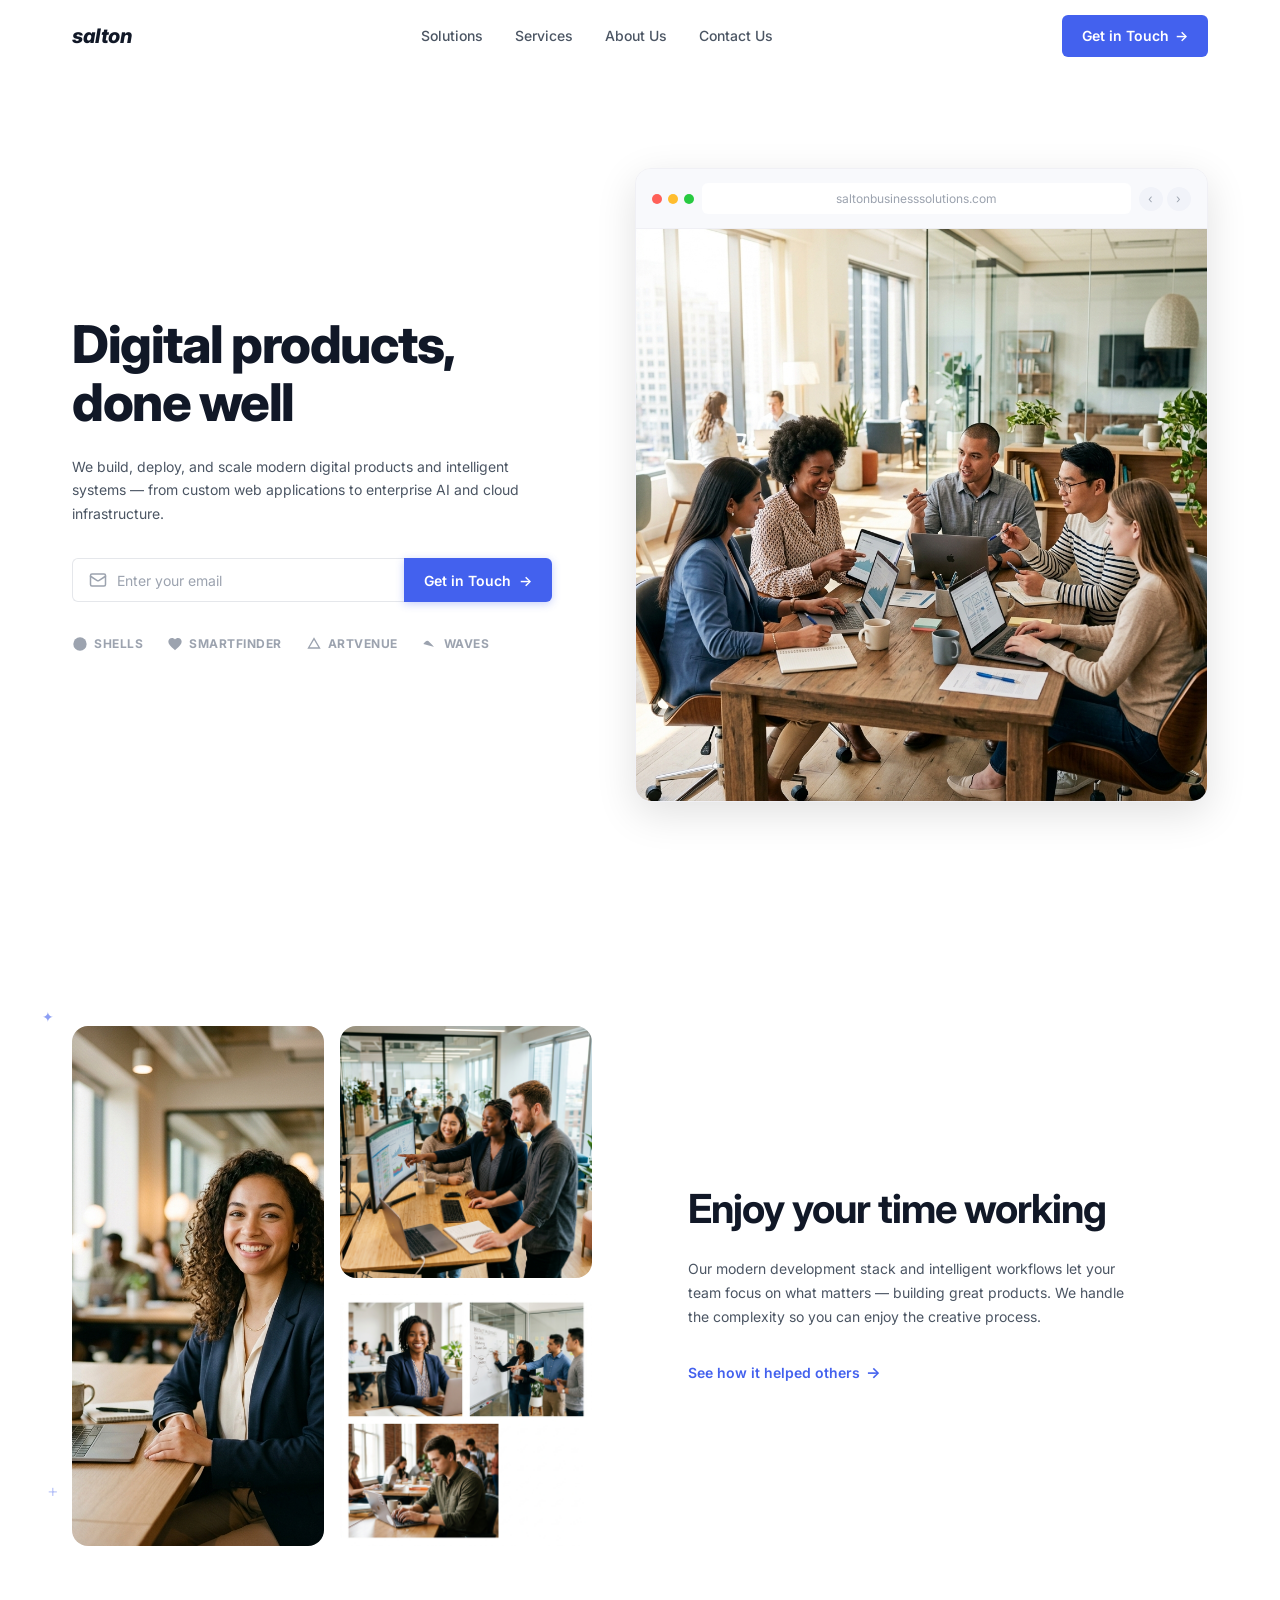
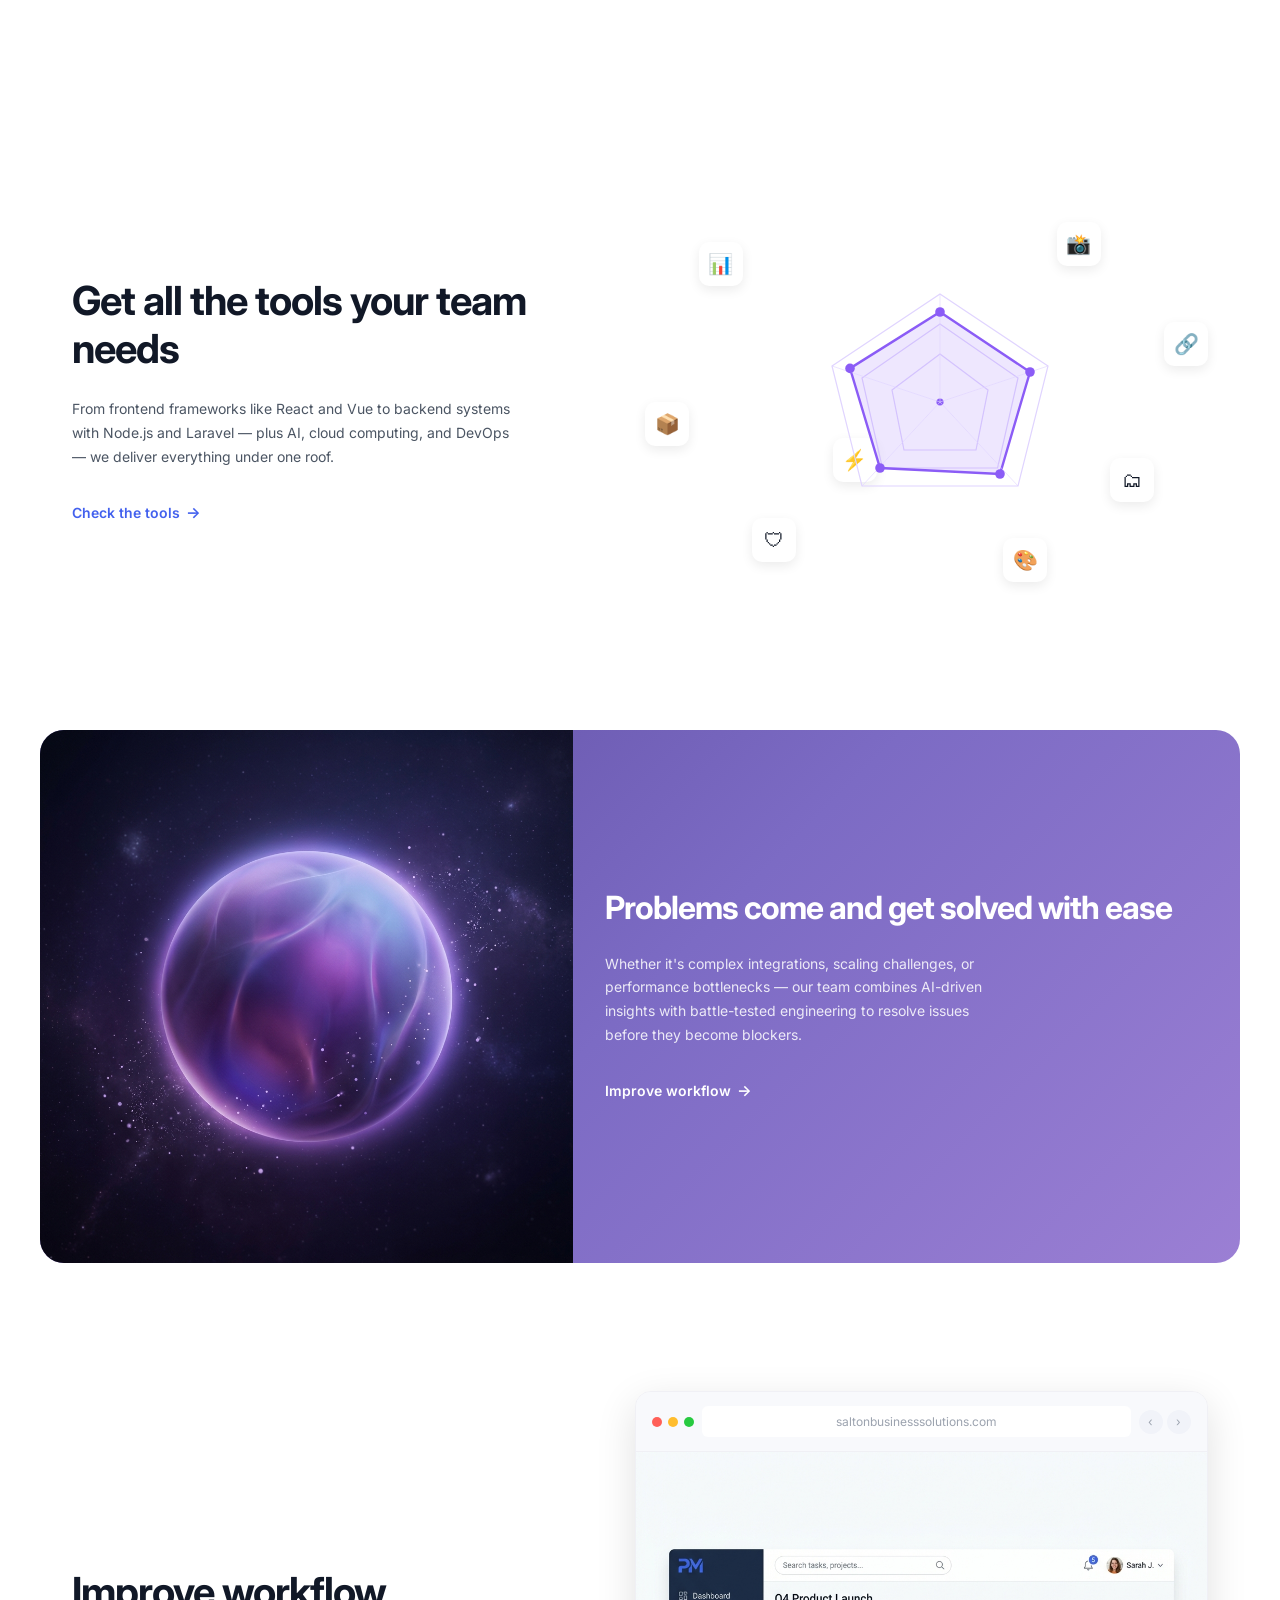
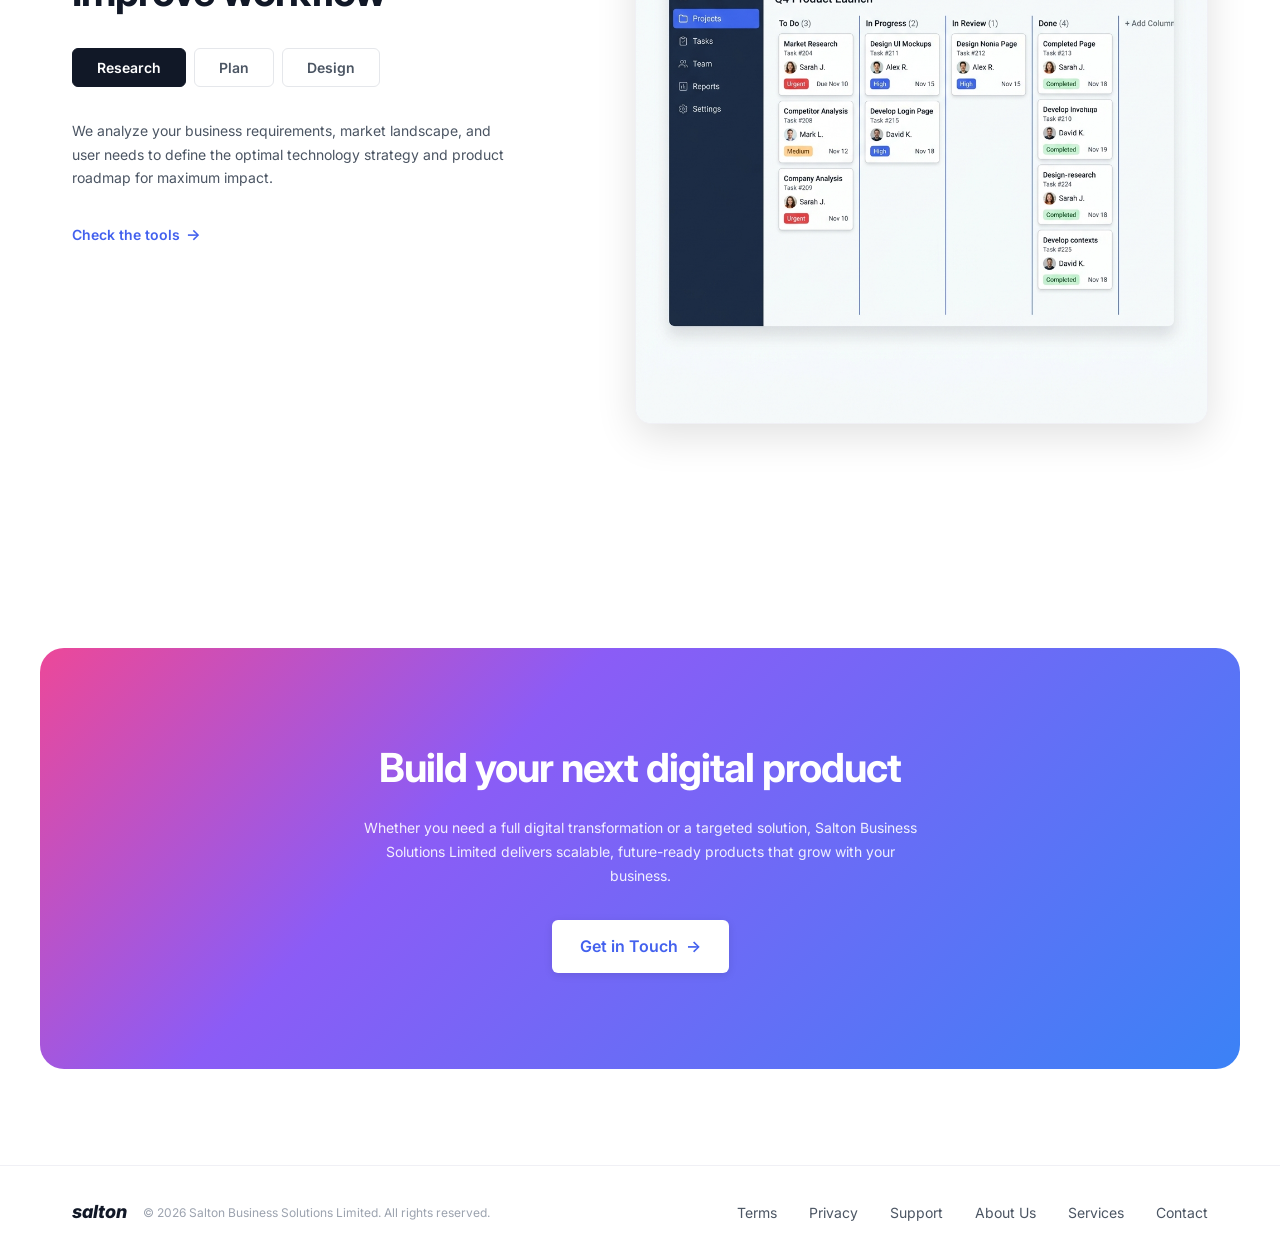
<file: index.html>
<!DOCTYPE html>
<html lang="en">
<head>
  <meta charset="UTF-8">
  <meta name="viewport" content="width=device-width, initial-scale=1.0">
  <meta name="google-site-verification" content="mUiMe5w-wtAqsZAC4kfNXqFWb1TpF6FV17ntokNRqkk" />
  <meta name="description" content="Salton Business Solutions Limited — Modern digital products built with advanced technologies to drive business growth and innovation.">
  <title>Salton Business Solutions Limited — Digital Products, Done Well</title>
  <link rel="preconnect" href="https://fonts.googleapis.com">
  <link rel="preconnect" href="https://fonts.gstatic.com" crossorigin>
  <link href="https://fonts.googleapis.com/css2?family=Inter:wght@400;500;600;700;800&display=swap" rel="stylesheet">
  <link rel="stylesheet" href="css/styles.css">
</head>
<body>

  <!-- ═══ NAVIGATION ═══ -->
  <nav class="nav" id="main-nav">
    <div class="nav__inner">
      <a href="index.html" class="nav__logo">salton</a>

      <div class="nav__links" id="nav-links">
        <a href="pages/solutions.html" class="nav__link">Solutions</a>
        <a href="pages/services.html" class="nav__link">Services</a>
        <a href="pages/about.html" class="nav__link">About Us</a>
        <a href="pages/contact.html" class="nav__link">Contact Us</a>
      </div>

      <div class="nav__actions">
        <a href="pages/contact.html" class="nav__cta">Get in Touch <span>→</span></a>
      </div>

      <button class="nav__hamburger" id="nav-hamburger" aria-label="Toggle navigation menu" aria-expanded="false">
        <span></span>
        <span></span>
        <span></span>
      </button>
    </div>
  </nav>


  <!-- ═══ HERO ═══ -->
  <section class="hero section" id="hero">
    <div class="container">
      <div class="hero__grid">

        <div class="hero__content">
          <h1 class="hero__title">Digital products,<br>done well</h1>
          <p class="hero__subtitle">
            We build, deploy, and scale modern digital products and intelligent systems — from custom web applications to enterprise AI and cloud infrastructure.
          </p>

          <form class="hero__form" id="hero-signup-form" onsubmit="window.location.href='pages/contact.html'; return false;">
            <div class="hero__input-wrap">
              <!-- Email icon SVG -->
              <svg xmlns="http://www.w3.org/2000/svg" viewBox="0 0 24 24" fill="none" stroke="currentColor" stroke-width="2" stroke-linecap="round" stroke-linejoin="round">
                <rect x="2" y="4" width="20" height="16" rx="2"/>
                <path d="m22 7-8.97 5.7a1.94 1.94 0 0 1-2.06 0L2 7"/>
              </svg>
              <input type="email" placeholder="Enter your email" aria-label="Work email address" required>
            </div>
            <button type="submit" class="btn btn--primary">Get in Touch <span class="btn-arrow">→</span></button>
          </form>

          <div class="hero__partners">
            <span class="partner-logo">
              <svg xmlns="http://www.w3.org/2000/svg" viewBox="0 0 24 24" fill="currentColor"><circle cx="12" cy="12" r="10"/></svg>
              SHELLS
            </span>
            <span class="partner-logo">
              <svg xmlns="http://www.w3.org/2000/svg" viewBox="0 0 24 24" fill="currentColor"><path d="M12 21.35l-1.45-1.32C5.4 15.36 2 12.28 2 8.5 2 5.42 4.42 3 7.5 3c1.74 0 3.41.81 4.5 2.09C13.09 3.81 14.76 3 16.5 3 19.58 3 22 5.42 22 8.5c0 3.78-3.4 6.86-8.55 11.54L12 21.35z"/></svg>
              SmartFinder
            </span>
            <span class="partner-logo">
              <svg xmlns="http://www.w3.org/2000/svg" viewBox="0 0 24 24" fill="currentColor"><path d="M12 2L2 19h20L12 2zm0 4l6.5 11h-13L12 6z"/></svg>
              ArtVenue
            </span>
            <span class="partner-logo">
              <svg xmlns="http://www.w3.org/2000/svg" viewBox="0 0 24 24" fill="currentColor"><path d="M2 12c2-3 4-5 6-5s4 3 6 5 4 5 6 5"/></svg>
              WAVES
            </span>
          </div>
        </div>

        <!-- Browser mockup with hero image -->
        <div class="browser-mockup">
          <div class="browser-mockup__bar">
            <div class="browser-mockup__dots">
              <span class="browser-mockup__dot browser-mockup__dot--red"></span>
              <span class="browser-mockup__dot browser-mockup__dot--yellow"></span>
              <span class="browser-mockup__dot browser-mockup__dot--green"></span>
            </div>
            <div class="browser-mockup__url">saltonbusinesssolutions.com</div>
            <div class="browser-mockup__nav-arrows">
              <span class="browser-mockup__nav-arrow">‹</span>
              <span class="browser-mockup__nav-arrow">›</span>
            </div>
          </div>
          <div class="browser-mockup__body">
            <img src="assets/images/hero-team.png" alt="Salton team collaborating on digital products in a modern office" width="600" height="400" loading="eager">
          </div>
        </div>

      </div>
    </div>
  </section>


  <!-- ═══ ENJOY YOUR TIME WORKING ═══ -->
  <section class="enjoy section" id="enjoy">
    <div class="container">
      <div class="enjoy__grid">

        <!-- Photo collage grid -->
        <div class="enjoy__photos">
          <div class="enjoy__photo enjoy__photo--tall">
            <img src="assets/images/team-woman.png" alt="Team member working confidently" width="400" height="500" loading="lazy">
          </div>
          <div class="enjoy__photo enjoy__photo--short">
            <img src="assets/images/team-group.png" alt="Team brainstorming together" width="400" height="250" loading="lazy">
          </div>
          <div class="enjoy__photo enjoy__photo--short">
            <img src="assets/images/team-collage.png" alt="Collaborative workspace" width="400" height="250" loading="lazy">
          </div>
        </div>

        <!-- Content -->
        <div class="enjoy__content">
          <h2>Enjoy your time working</h2>
          <p>
            Our modern development stack and intelligent workflows let your team focus on what matters — building great products. We handle the complexity so you can enjoy the creative process.
          </p>
          <a href="pages/about.html" class="text-link">See how it helped others</a>
        </div>

      </div>
    </div>
  </section>


  <!-- ═══ GET ALL THE TOOLS ═══ -->
  <section class="tools section" id="tools">
    <div class="container">
      <div class="tools__grid">

        <!-- Content -->
        <div class="tools__content">
          <h2>Get all the tools your team needs</h2>
          <p>
            From frontend frameworks like React and Vue to backend systems with Node.js and Laravel — plus AI, cloud computing, and DevOps — we deliver everything under one roof.
          </p>
          <a href="pages/services.html" class="text-link">Check the tools</a>
        </div>

        <!-- Geometric radar illustration with floating icons -->
        <div class="tools__illustration">
          <!-- Floating icon bubbles positioned around the radar -->
          <div class="tools__icon-bubble" style="top: 10%; left: 5%;">📊</div>
          <div class="tools__icon-bubble" style="top: 5%; right: 20%;">📸</div>
          <div class="tools__icon-bubble" style="top: 30%; right: 0;">🔗</div>
          <div class="tools__icon-bubble" style="bottom: 25%; right: 10%;">🗂</div>
          <div class="tools__icon-bubble" style="bottom: 5%; right: 30%;">🎨</div>
          <div class="tools__icon-bubble" style="bottom: 10%; left: 15%;">🛡</div>
          <div class="tools__icon-bubble" style="top: 50%; left: -5%;">📦</div>
          <div class="tools__icon-bubble" style="bottom: 30%; left: 30%;">⚡</div>

          <!-- SVG pentagon radar chart -->
          <div class="tools__radar">
            <svg viewBox="0 0 200 200" xmlns="http://www.w3.org/2000/svg">
              <!-- Outer pentagon lines -->
              <polygon points="100,10 190,70 165,170 35,170 10,70" fill="none" stroke="#E0D4FF" stroke-width="1"/>
              <polygon points="100,35 165,80 148,155 52,155 35,80" fill="none" stroke="#E0D4FF" stroke-width="1"/>
              <polygon points="100,60 140,90 130,140 70,140 60,90" fill="none" stroke="#E0D4FF" stroke-width="1"/>
              <!-- Filled radar shape -->
              <polygon points="100,25 175,75 150,160 50,155 25,72" fill="rgba(139, 92, 246, 0.15)" stroke="#8B5CF6" stroke-width="2"/>
              <!-- Center dot -->
              <circle cx="100" cy="100" r="3" fill="#8B5CF6"/>
              <!-- Axis lines from center -->
              <line x1="100" y1="100" x2="100" y2="10" stroke="#E0D4FF" stroke-width="0.5"/>
              <line x1="100" y1="100" x2="190" y2="70" stroke="#E0D4FF" stroke-width="0.5"/>
              <line x1="100" y1="100" x2="165" y2="170" stroke="#E0D4FF" stroke-width="0.5"/>
              <line x1="100" y1="100" x2="35" y2="170" stroke="#E0D4FF" stroke-width="0.5"/>
              <line x1="100" y1="100" x2="10" y2="70" stroke="#E0D4FF" stroke-width="0.5"/>
              <!-- Data points -->
              <circle cx="100" cy="25" r="4" fill="#8B5CF6"/>
              <circle cx="175" cy="75" r="4" fill="#8B5CF6"/>
              <circle cx="150" cy="160" r="4" fill="#8B5CF6"/>
              <circle cx="50" cy="155" r="4" fill="#8B5CF6"/>
              <circle cx="25" cy="72" r="4" fill="#8B5CF6"/>
            </svg>
          </div>
        </div>

      </div>
    </div>
  </section>


  <!-- ═══ PROBLEMS SOLVED BANNER ═══ -->
  <section class="banner section--compact" id="problems">
    <div class="banner__card">
      <div class="banner__image">
        <img src="assets/images/banner-abstract.png" alt="Abstract visualization representing problem solving" width="500" height="400" loading="lazy">
      </div>
      <div class="banner__content">
        <h2>Problems come and get solved with ease</h2>
        <p>
          Whether it's complex integrations, scaling challenges, or performance bottlenecks — our team combines AI-driven insights with battle-tested engineering to resolve issues before they become blockers.
        </p>
        <a href="pages/solutions.html" class="text-link">Improve workflow</a>
      </div>
    </div>
  </section>


  <!-- ═══ IMPROVE WORKFLOW ═══ -->
  <section class="workflow section" id="workflow">
    <div class="container">
      <div class="workflow__grid">

        <!-- Content with tabs -->
        <div class="workflow__content">
          <h2>Improve workflow</h2>

          <div class="workflow__tabs" id="workflow-tabs">
            <button class="workflow__tab active" data-tab="research">Research</button>
            <button class="workflow__tab" data-tab="plan">Plan</button>
            <button class="workflow__tab" data-tab="design">Design</button>
          </div>

          <p id="workflow-tab-content">
            We analyze your business requirements, market landscape, and user needs to define the optimal technology strategy and product roadmap for maximum impact.
          </p>

          <a href="pages/services.html" class="text-link">Check the tools</a>
        </div>

        <!-- Browser mockup with app screenshot -->
        <div class="browser-mockup">
          <div class="browser-mockup__bar">
            <div class="browser-mockup__dots">
              <span class="browser-mockup__dot browser-mockup__dot--red"></span>
              <span class="browser-mockup__dot browser-mockup__dot--yellow"></span>
              <span class="browser-mockup__dot browser-mockup__dot--green"></span>
            </div>
            <div class="browser-mockup__url">saltonbusinesssolutions.com</div>
            <div class="browser-mockup__nav-arrows">
              <span class="browser-mockup__nav-arrow">‹</span>
              <span class="browser-mockup__nav-arrow">›</span>
            </div>
          </div>
          <div class="browser-mockup__body">
            <img src="assets/images/workflow-app.png" alt="Salton project management dashboard showing workflow" width="600" height="400" loading="lazy">
          </div>
        </div>

      </div>
    </div>
  </section>


  <!-- ═══ CTA GRADIENT BANNER ═══ -->
  <section class="cta-banner" id="join">
    <div class="cta-banner__card">
      <h2>Build your next digital product</h2>
      <p>
        Whether you need a full digital transformation or a targeted solution, Salton Business Solutions Limited delivers scalable, future-ready products that grow with your business.
      </p>
      <a href="pages/contact.html" class="btn btn--white btn--lg">Get in Touch <span class="btn-arrow">→</span></a>
    </div>
  </section>


  <!-- ═══ FOOTER ═══ -->
  <footer class="footer">
    <div class="container">
      <div class="footer__inner">
        <div class="footer__left">
          <span class="footer__logo">salton</span>
          <span class="footer__copy">&copy; 2026 Salton Business Solutions Limited. All rights reserved.</span>
        </div>
        <div class="footer__links">
          <a href="#" class="footer__link">Terms</a>
          <a href="#" class="footer__link">Privacy</a>
          <a href="pages/contact.html" class="footer__link">Support</a>
          <a href="pages/about.html" class="footer__link">About Us</a>
          <a href="pages/services.html" class="footer__link">Services</a>
          <a href="pages/contact.html" class="footer__link">Contact</a>
        </div>
      </div>
    </div>
  </footer>

  <script src="js/main.js"></script>
</body>
</html>
</file>
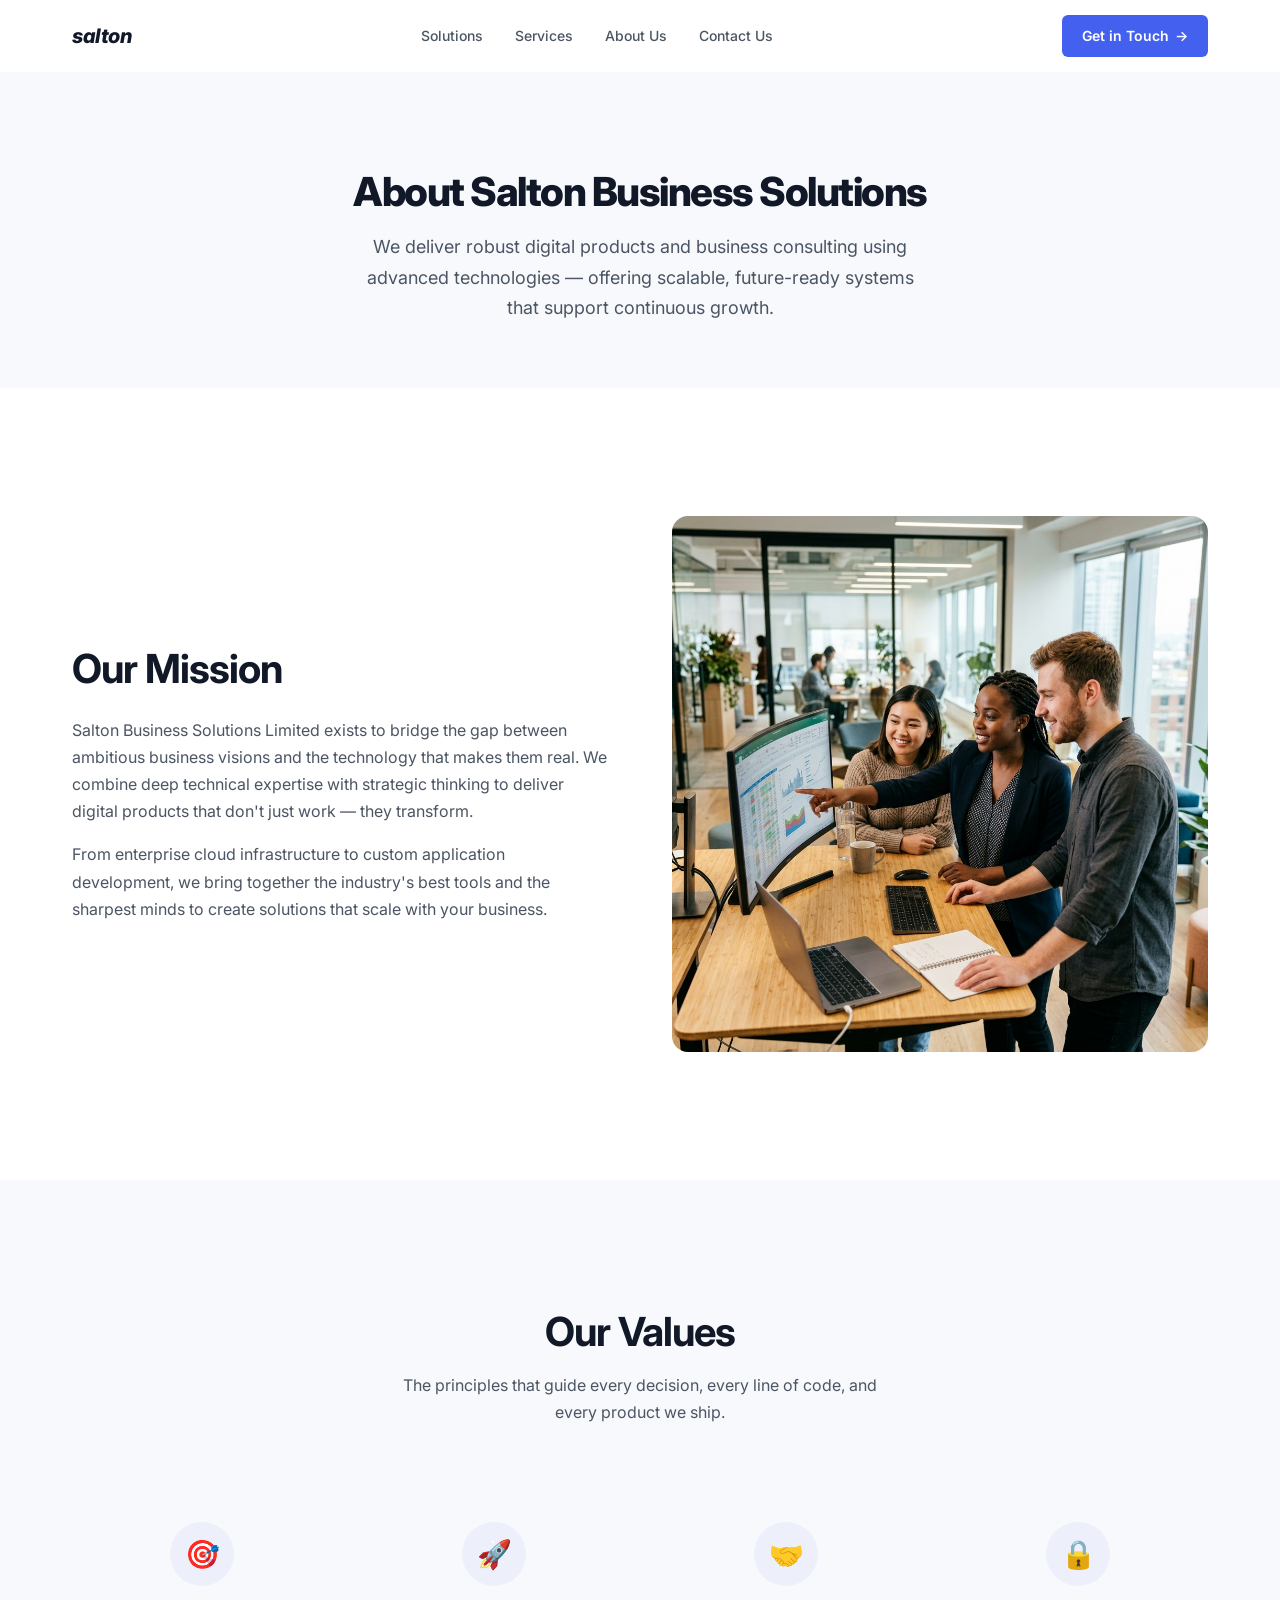
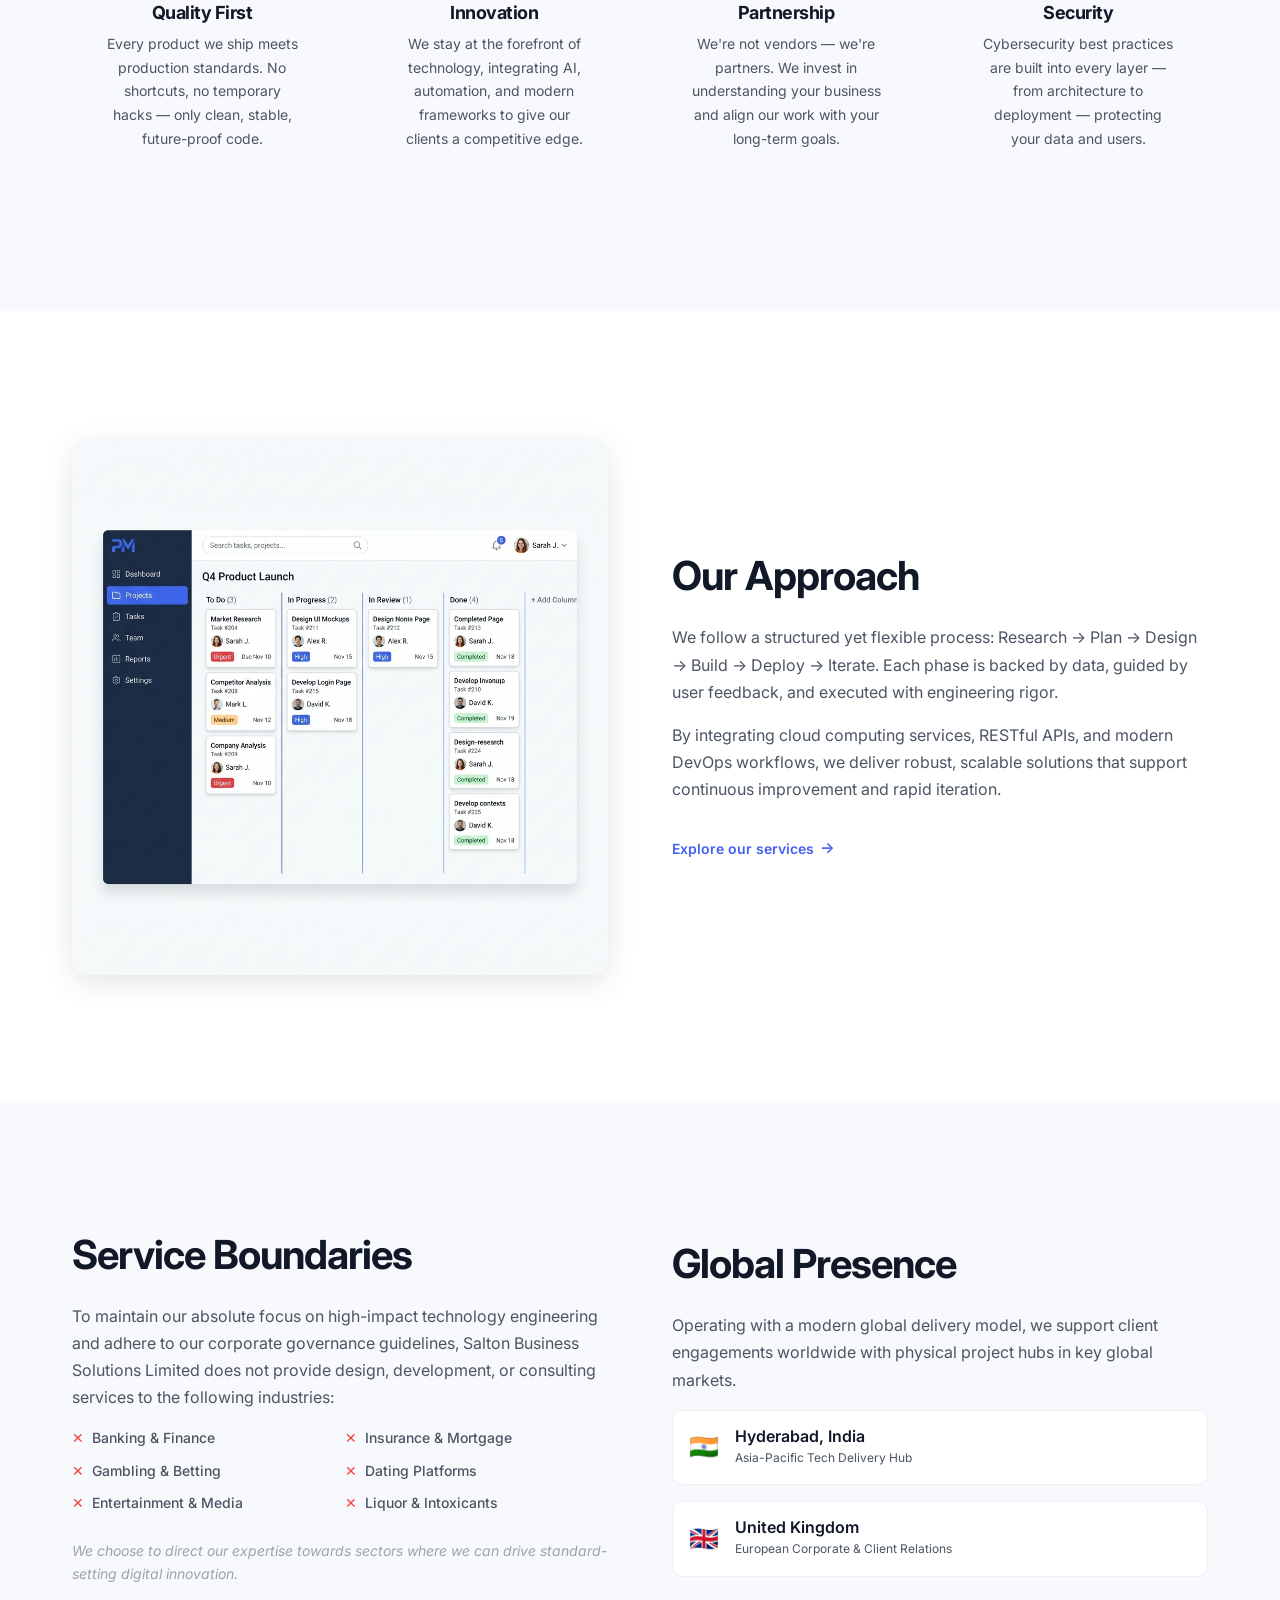
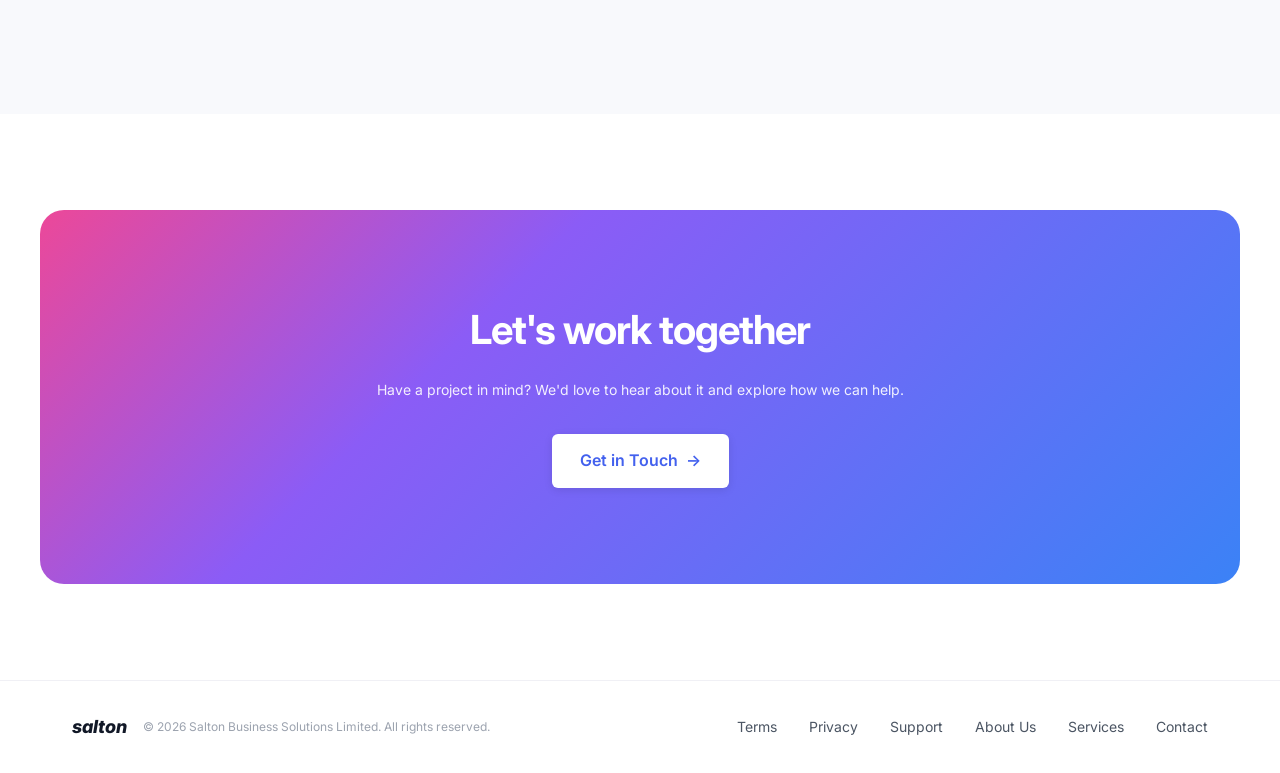
<file: pages/about.html>
<!DOCTYPE html>
<html lang="en">
<head>
  <meta charset="UTF-8">
  <meta name="viewport" content="width=device-width, initial-scale=1.0">
  <meta name="google-site-verification" content="mUiMe5w-wtAqsZAC4kfNXqFWb1TpF6FV17ntokNRqkk" />
  <meta name="description" content="About Salton Business Solutions Limited — Our mission, values, global locations, and service boundaries.">
  <title>About Us — Salton Business Solutions Limited</title>
  <link rel="preconnect" href="https://fonts.googleapis.com">
  <link rel="preconnect" href="https://fonts.gstatic.com" crossorigin>
  <link href="https://fonts.googleapis.com/css2?family=Inter:wght@400;500;600;700;800&display=swap" rel="stylesheet">
  <link rel="stylesheet" href="../css/styles.css">
</head>
<body>

  <!-- ═══ NAVIGATION ═══ -->
  <nav class="nav" id="main-nav">
    <div class="nav__inner">
      <a href="../index.html" class="nav__logo">salton</a>

      <div class="nav__links" id="nav-links">
        <a href="solutions.html" class="nav__link">Solutions</a>
        <a href="services.html" class="nav__link">Services</a>
        <a href="about.html" class="nav__link">About Us</a>
        <a href="contact.html" class="nav__link">Contact Us</a>
      </div>

      <div class="nav__actions">
        <a href="contact.html" class="nav__cta">Get in Touch <span>→</span></a>
      </div>

      <button class="nav__hamburger" id="nav-hamburger" aria-label="Toggle navigation menu" aria-expanded="false">
        <span></span>
        <span></span>
        <span></span>
      </button>
    </div>
  </nav>


  <!-- ═══ PAGE HEADER ═══ -->
  <header class="page-header">
    <div class="container">
      <h1>About Salton Business Solutions</h1>
      <p>
        We deliver robust digital products and business consulting using advanced technologies — offering scalable, future-ready systems that support continuous growth.
      </p>
    </div>
  </header>


  <!-- ═══ MISSION SECTION ═══ -->
  <section class="section">
    <div class="container">
      <div class="two-col">
        <div>
          <h2 style="margin-bottom: var(--space-lg);">Our Mission</h2>
          <p style="margin-bottom: var(--space-md);">
            Salton Business Solutions Limited exists to bridge the gap between ambitious business visions and the technology that makes them real. We combine deep technical expertise with strategic thinking to deliver digital products that don't just work — they transform.
          </p>
          <p>
            From enterprise cloud infrastructure to custom application development, we bring together the industry's best tools and the sharpest minds to create solutions that scale with your business.
          </p>
        </div>
        <div>
          <img src="../assets/images/team-group.png" alt="Salton team collaborating on projects" style="border-radius: var(--radius-lg); width: 100%;" loading="lazy">
        </div>
      </div>
    </div>
  </section>


  <!-- ═══ VALUES SECTION ═══ -->
  <section class="section" style="background: var(--color-bg-soft);">
    <div class="container">
      <div style="text-align: center; margin-bottom: var(--space-3xl);">
        <h2>Our Values</h2>
        <p style="max-width: 480px; margin: var(--space-md) auto 0;">The principles that guide every decision, every line of code, and every product we ship.</p>
      </div>

      <div class="about-values">

        <div class="value-item">
          <div class="value-item__icon">🎯</div>
          <h3 class="value-item__title">Quality First</h3>
          <p class="value-item__desc">Every product we ship meets production standards. No shortcuts, no temporary hacks — only clean, stable, future-proof code.</p>
        </div>

        <div class="value-item">
          <div class="value-item__icon">🚀</div>
          <h3 class="value-item__title">Innovation</h3>
          <p class="value-item__desc">We stay at the forefront of technology, integrating AI, automation, and modern frameworks to give our clients a competitive edge.</p>
        </div>

        <div class="value-item">
          <div class="value-item__icon">🤝</div>
          <h3 class="value-item__title">Partnership</h3>
          <p class="value-item__desc">We're not vendors — we're partners. We invest in understanding your business and align our work with your long-term goals.</p>
        </div>

        <div class="value-item">
          <div class="value-item__icon">🔒</div>
          <h3 class="value-item__title">Security</h3>
          <p class="value-item__desc">Cybersecurity best practices are built into every layer — from architecture to deployment — protecting your data and users.</p>
        </div>

      </div>
    </div>
  </section>


  <!-- ═══ APPROACH SECTION ═══ -->
  <section class="section">
    <div class="container">
      <div class="two-col" style="direction: rtl;">
        <div style="direction: ltr;">
          <h2 style="margin-bottom: var(--space-lg);">Our Approach</h2>
          <p style="margin-bottom: var(--space-md);">
            We follow a structured yet flexible process: Research → Plan → Design → Build → Deploy → Iterate. Each phase is backed by data, guided by user feedback, and executed with engineering rigor.
          </p>
          <p style="margin-bottom: var(--space-xl);">
            By integrating cloud computing services, RESTful APIs, and modern DevOps workflows, we deliver robust, scalable solutions that support continuous improvement and rapid iteration.
          </p>
          <a href="services.html" class="text-link">Explore our services</a>
        </div>
        <div style="direction: ltr;">
          <img src="../assets/images/workflow-app.png" alt="Salton workflow dashboard" style="border-radius: var(--radius-lg); width: 100%; box-shadow: var(--shadow-lg);" loading="lazy">
        </div>
      </div>
    </div>
  </section>


  <!-- ═══ SERVICE BOUNDARIES & LOCATIONS ═══ -->
  <section class="section" style="background: var(--color-bg-soft);">
    <div class="container">
      <div class="two-col">
        <div>
          <h2 style="margin-bottom: var(--space-lg);">Service Boundaries</h2>
          <p style="margin-bottom: var(--space-md);">
            To maintain our absolute focus on high-impact technology engineering and adhere to our corporate governance guidelines, Salton Business Solutions Limited does not provide design, development, or consulting services to the following industries:
          </p>
          <ul style="list-style-type: none; padding-left: 0; margin-bottom: var(--space-lg); display: grid; grid-template-columns: 1fr 1fr; gap: 10px;">
            <li style="display: flex; align-items: center; gap: 8px; font-weight: 500; font-size: var(--font-size-sm); color: var(--color-text-secondary);"><span style="color: #EF4444;">✕</span> Banking & Finance</li>
            <li style="display: flex; align-items: center; gap: 8px; font-weight: 500; font-size: var(--font-size-sm); color: var(--color-text-secondary);"><span style="color: #EF4444;">✕</span> Insurance & Mortgage</li>
            <li style="display: flex; align-items: center; gap: 8px; font-weight: 500; font-size: var(--font-size-sm); color: var(--color-text-secondary);"><span style="color: #EF4444;">✕</span> Gambling & Betting</li>
            <li style="display: flex; align-items: center; gap: 8px; font-weight: 500; font-size: var(--font-size-sm); color: var(--color-text-secondary);"><span style="color: #EF4444;">✕</span> Dating Platforms</li>
            <li style="display: flex; align-items: center; gap: 8px; font-weight: 500; font-size: var(--font-size-sm); color: var(--color-text-secondary);"><span style="color: #EF4444;">✕</span> Entertainment & Media</li>
            <li style="display: flex; align-items: center; gap: 8px; font-weight: 500; font-size: var(--font-size-sm); color: var(--color-text-secondary);"><span style="color: #EF4444;">✕</span> Liquor & Intoxicants</li>
          </ul>
          <p style="font-size: var(--font-size-sm); font-style: italic; color: var(--color-text-muted);">
            We choose to direct our expertise towards sectors where we can drive standard-setting digital innovation.
          </p>
        </div>
        <div>
          <h2 style="margin-bottom: var(--space-lg);">Global Presence</h2>
          <p style="margin-bottom: var(--space-md);">
            Operating with a modern global delivery model, we support client engagements worldwide with physical project hubs in key global markets.
          </p>
          <div style="display: flex; flex-direction: column; gap: var(--space-md);">
            <div style="background: var(--color-white); padding: var(--space-md); border-radius: var(--radius-md); border: 1px solid var(--color-border-light); display: flex; align-items: center; gap: var(--space-md);">
              <div style="font-size: 24px;">🇮🇳</div>
              <div>
                <h4 style="font-weight: 600; margin-bottom: 2px;">Hyderabad, India</h4>
                <p style="font-size: var(--font-size-xs); margin: 0;">Asia-Pacific Tech Delivery Hub</p>
              </div>
            </div>
            <div style="background: var(--color-white); padding: var(--space-md); border-radius: var(--radius-md); border: 1px solid var(--color-border-light); display: flex; align-items: center; gap: var(--space-md);">
              <div style="font-size: 24px;">🇬🇧</div>
              <div>
                <h4 style="font-weight: 600; margin-bottom: 2px;">United Kingdom</h4>
                <p style="font-size: var(--font-size-xs); margin: 0;">European Corporate & Client Relations</p>
              </div>
            </div>
          </div>
        </div>
      </div>
    </div>
  </section>


  <!-- ═══ CTA BANNER ═══ -->
  <section class="cta-banner">
    <div class="cta-banner__card">
      <h2>Let's work together</h2>
      <p>
        Have a project in mind? We'd love to hear about it and explore how we can help.
      </p>
      <a href="contact.html" class="btn btn--white btn--lg">Get in Touch <span class="btn-arrow">→</span></a>
    </div>
  </section>


  <!-- ═══ FOOTER ═══ -->
  <footer class="footer">
    <div class="container">
      <div class="footer__inner">
        <div class="footer__left">
          <span class="footer__logo">salton</span>
          <span class="footer__copy">&copy; 2026 Salton Business Solutions Limited. All rights reserved.</span>
        </div>
        <div class="footer__links">
          <a href="#" class="footer__link">Terms</a>
          <a href="#" class="footer__link">Privacy</a>
          <a href="contact.html" class="footer__link">Support</a>
          <a href="about.html" class="footer__link">About Us</a>
          <a href="services.html" class="footer__link">Services</a>
          <a href="contact.html" class="footer__link">Contact</a>
        </div>
      </div>
    </div>
  </footer>

  <script src="../js/main.js"></script>
</body>
</html>
</file>
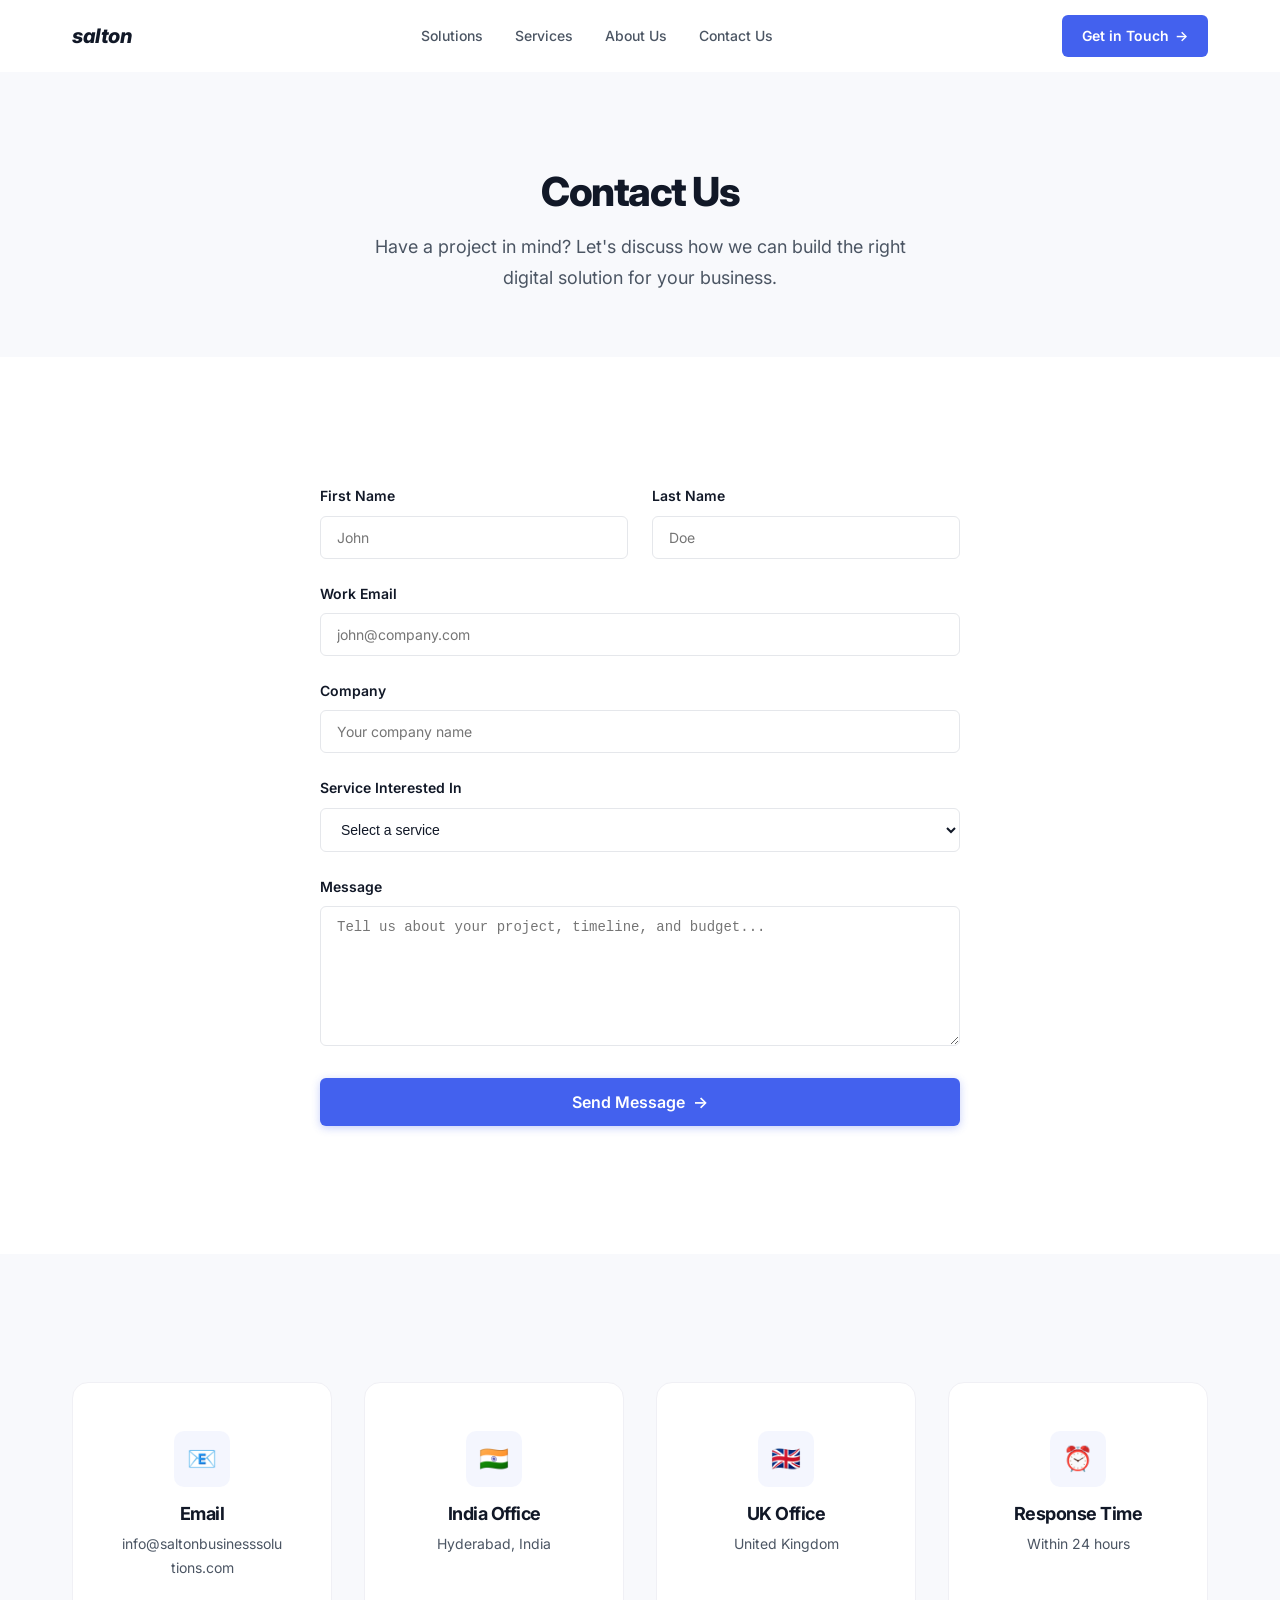
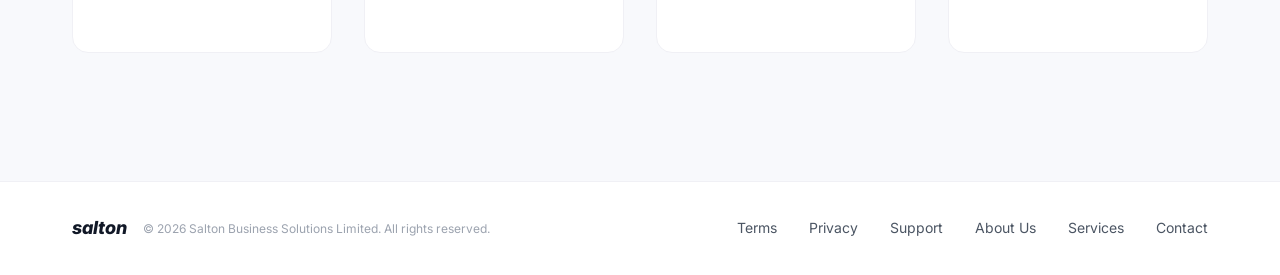
<file: pages/contact.html>
<!DOCTYPE html>
<html lang="en">
<head>
  <meta charset="UTF-8">
  <meta name="viewport" content="width=device-width, initial-scale=1.0">
  <meta name="google-site-verification" content="mUiMe5w-wtAqsZAC4kfNXqFWb1TpF6FV17ntokNRqkk" />
  <meta name="description" content="Contact Salton Business Solutions Limited — Get in touch to discuss your project, request a quote, or learn more about our services.">
  <title>Contact Us — Salton Business Solutions Limited</title>
  <link rel="preconnect" href="https://fonts.googleapis.com">
  <link rel="preconnect" href="https://fonts.gstatic.com" crossorigin>
  <link href="https://fonts.googleapis.com/css2?family=Inter:wght@400;500;600;700;800&display=swap" rel="stylesheet">
  <link rel="stylesheet" href="../css/styles.css">
</head>
<body>

  <!-- ═══ NAVIGATION ═══ -->
  <nav class="nav" id="main-nav">
    <div class="nav__inner">
      <a href="../index.html" class="nav__logo">salton</a>

      <div class="nav__links" id="nav-links">
        <a href="solutions.html" class="nav__link">Solutions</a>
        <a href="services.html" class="nav__link">Services</a>
        <a href="about.html" class="nav__link">About Us</a>
        <a href="contact.html" class="nav__link">Contact Us</a>
      </div>

      <div class="nav__actions">
        <a href="contact.html" class="nav__cta">Get in Touch <span>→</span></a>
      </div>

      <button class="nav__hamburger" id="nav-hamburger" aria-label="Toggle navigation menu" aria-expanded="false">
        <span></span>
        <span></span>
        <span></span>
      </button>
    </div>
  </nav>


  <!-- ═══ PAGE HEADER ═══ -->
  <header class="page-header">
    <div class="container">
      <h1>Contact Us</h1>
      <p>
        Have a project in mind? Let's discuss how we can build the right digital solution for your business.
      </p>
    </div>
  </header>


  <!-- ═══ CONTACT FORM ═══ -->
  <section class="section">
    <div class="container">
      <form class="contact-form" id="contact-form" onsubmit="return false;">

        <div class="form-row">
          <div class="form-group">
            <label for="contact-first-name">First Name</label>
            <input type="text" id="contact-first-name" name="firstName" placeholder="John" required>
          </div>
          <div class="form-group">
            <label for="contact-last-name">Last Name</label>
            <input type="text" id="contact-last-name" name="lastName" placeholder="Doe" required>
          </div>
        </div>

        <div class="form-group">
          <label for="contact-email">Work Email</label>
          <input type="email" id="contact-email" name="email" placeholder="john@company.com" required>
        </div>

        <div class="form-group">
          <label for="contact-company">Company</label>
          <input type="text" id="contact-company" name="company" placeholder="Your company name">
        </div>

        <div class="form-group">
          <label for="contact-service">Service Interested In</label>
          <select id="contact-service" name="service">
            <option value="" disabled selected>Select a service</option>
            <option value="appdev">Application Development</option>
            <option value="cloud">Cloud Services</option>
            <option value="itmanaged">IT Managed Services & Security</option>
            <option value="ai">AI & Automation</option>
            <option value="consulting">Business Consulting & Marketing</option>
            <option value="other">Other</option>
          </select>
        </div>

        <div class="form-group">
          <label for="contact-message">Message</label>
          <textarea id="contact-message" name="message" placeholder="Tell us about your project, timeline, and budget..." required></textarea>
        </div>

        <button type="submit" class="btn btn--primary btn--lg" style="width: 100%;">
          Send Message <span class="btn-arrow">→</span>
        </button>

      </form>
    </div>
  </section>


  <!-- ═══ CONTACT INFO ═══ -->
  <section class="section" style="background: var(--color-bg-soft);">
    <div class="container">
      <div class="card-grid" style="grid-template-columns: repeat(auto-fit, minmax(200px, 1fr));">

        <div class="card" style="text-align: center;">
          <div class="card__icon" style="margin: 0 auto var(--space-md);">📧</div>
          <h3 class="card__title">Email</h3>
          <p class="card__desc" style="font-size: var(--font-size-sm); word-break: break-all;">info@saltonbusinesssolutions.com</p>
        </div>

        <div class="card" style="text-align: center;">
          <div class="card__icon" style="margin: 0 auto var(--space-md);">🇮🇳</div>
          <h3 class="card__title">India Office</h3>
          <p class="card__desc" style="font-size: var(--font-size-sm);">Hyderabad, India</p>
        </div>

        <div class="card" style="text-align: center;">
          <div class="card__icon" style="margin: 0 auto var(--space-md);">🇬🇧</div>
          <h3 class="card__title">UK Office</h3>
          <p class="card__desc" style="font-size: var(--font-size-sm);">United Kingdom</p>
        </div>

        <div class="card" style="text-align: center;">
          <div class="card__icon" style="margin: 0 auto var(--space-md);">⏰</div>
          <h3 class="card__title">Response Time</h3>
          <p class="card__desc" style="font-size: var(--font-size-sm);">Within 24 hours</p>
        </div>

      </div>
    </div>
  </section>


  <!-- ═══ FOOTER ═══ -->
  <footer class="footer">
    <div class="container">
      <div class="footer__inner">
        <div class="footer__left">
          <span class="footer__logo">salton</span>
          <span class="footer__copy">&copy; 2026 Salton Business Solutions Limited. All rights reserved.</span>
        </div>
        <div class="footer__links">
          <a href="#" class="footer__link">Terms</a>
          <a href="#" class="footer__link">Privacy</a>
          <a href="contact.html" class="footer__link">Support</a>
          <a href="about.html" class="footer__link">About Us</a>
          <a href="services.html" class="footer__link">Services</a>
          <a href="contact.html" class="footer__link">Contact</a>
        </div>
      </div>
    </div>
  </footer>

  <script src="../js/main.js"></script>
</body>
</html>
</file>
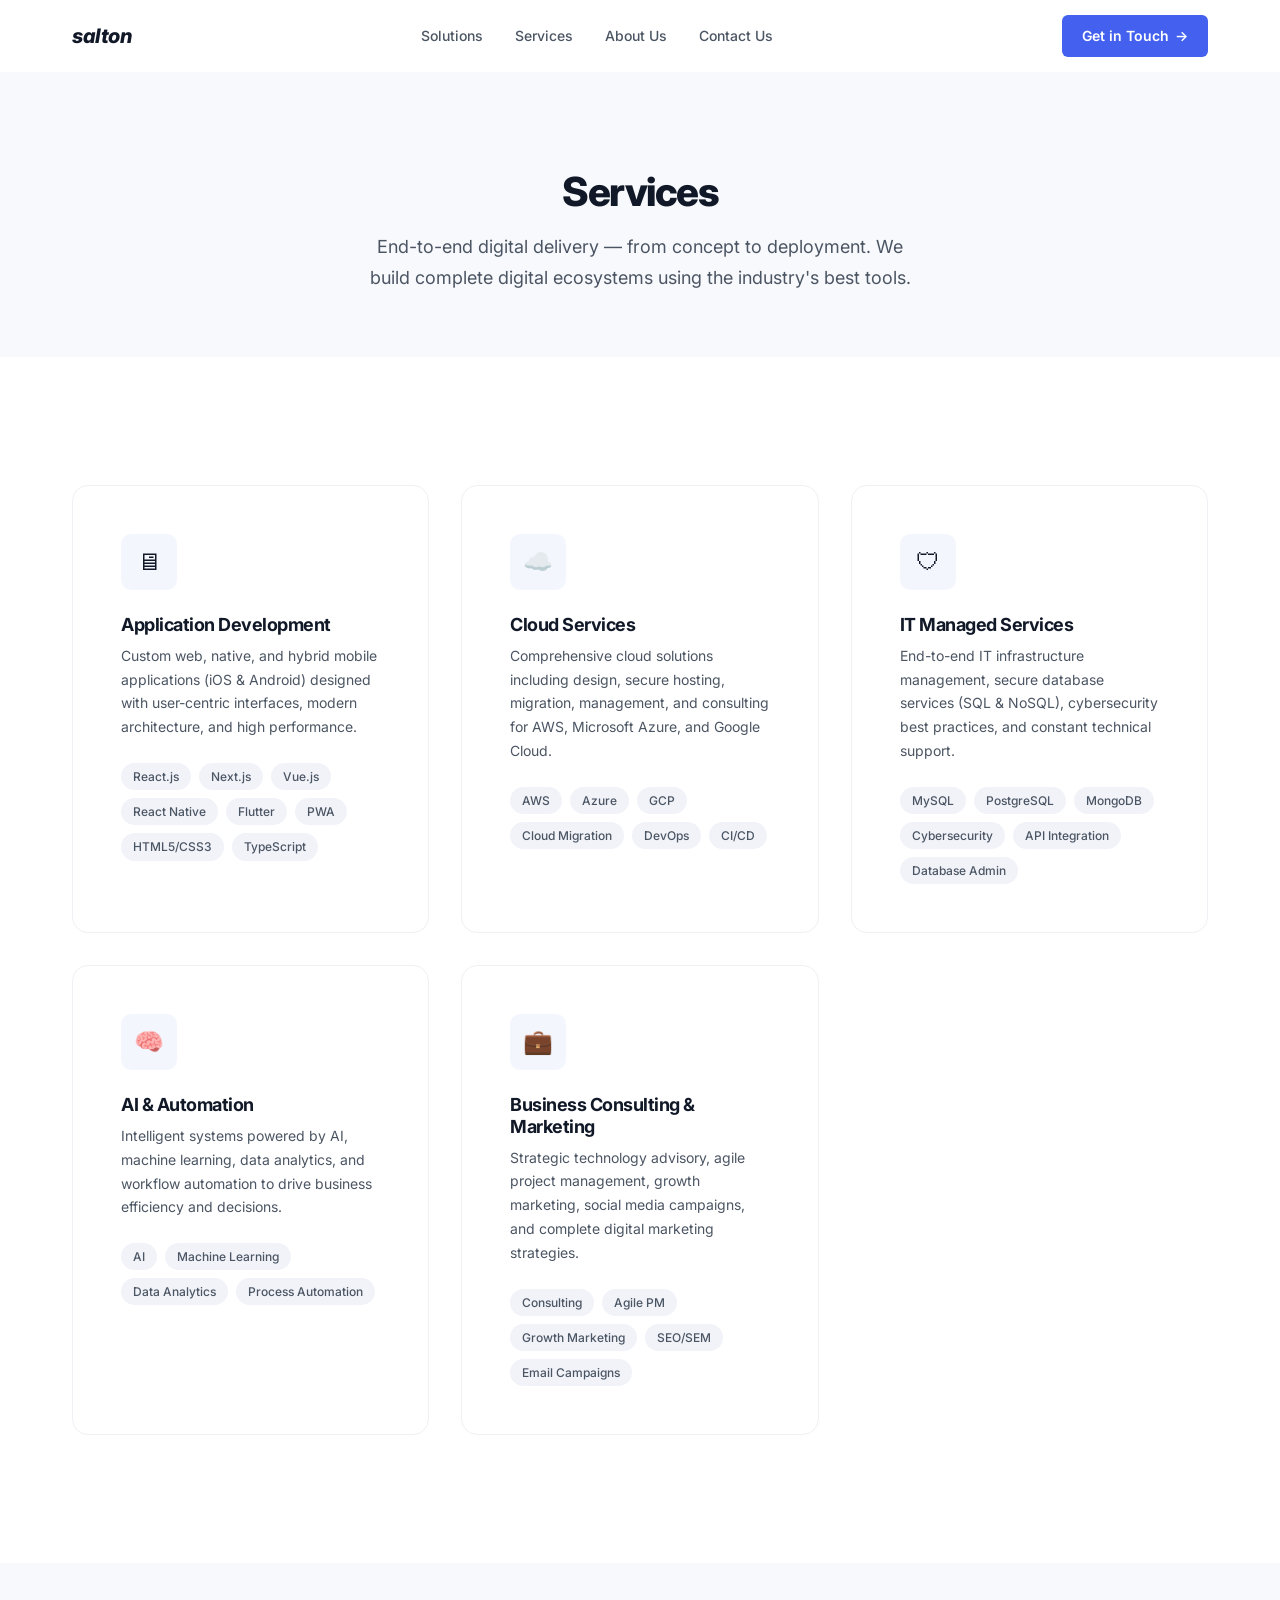
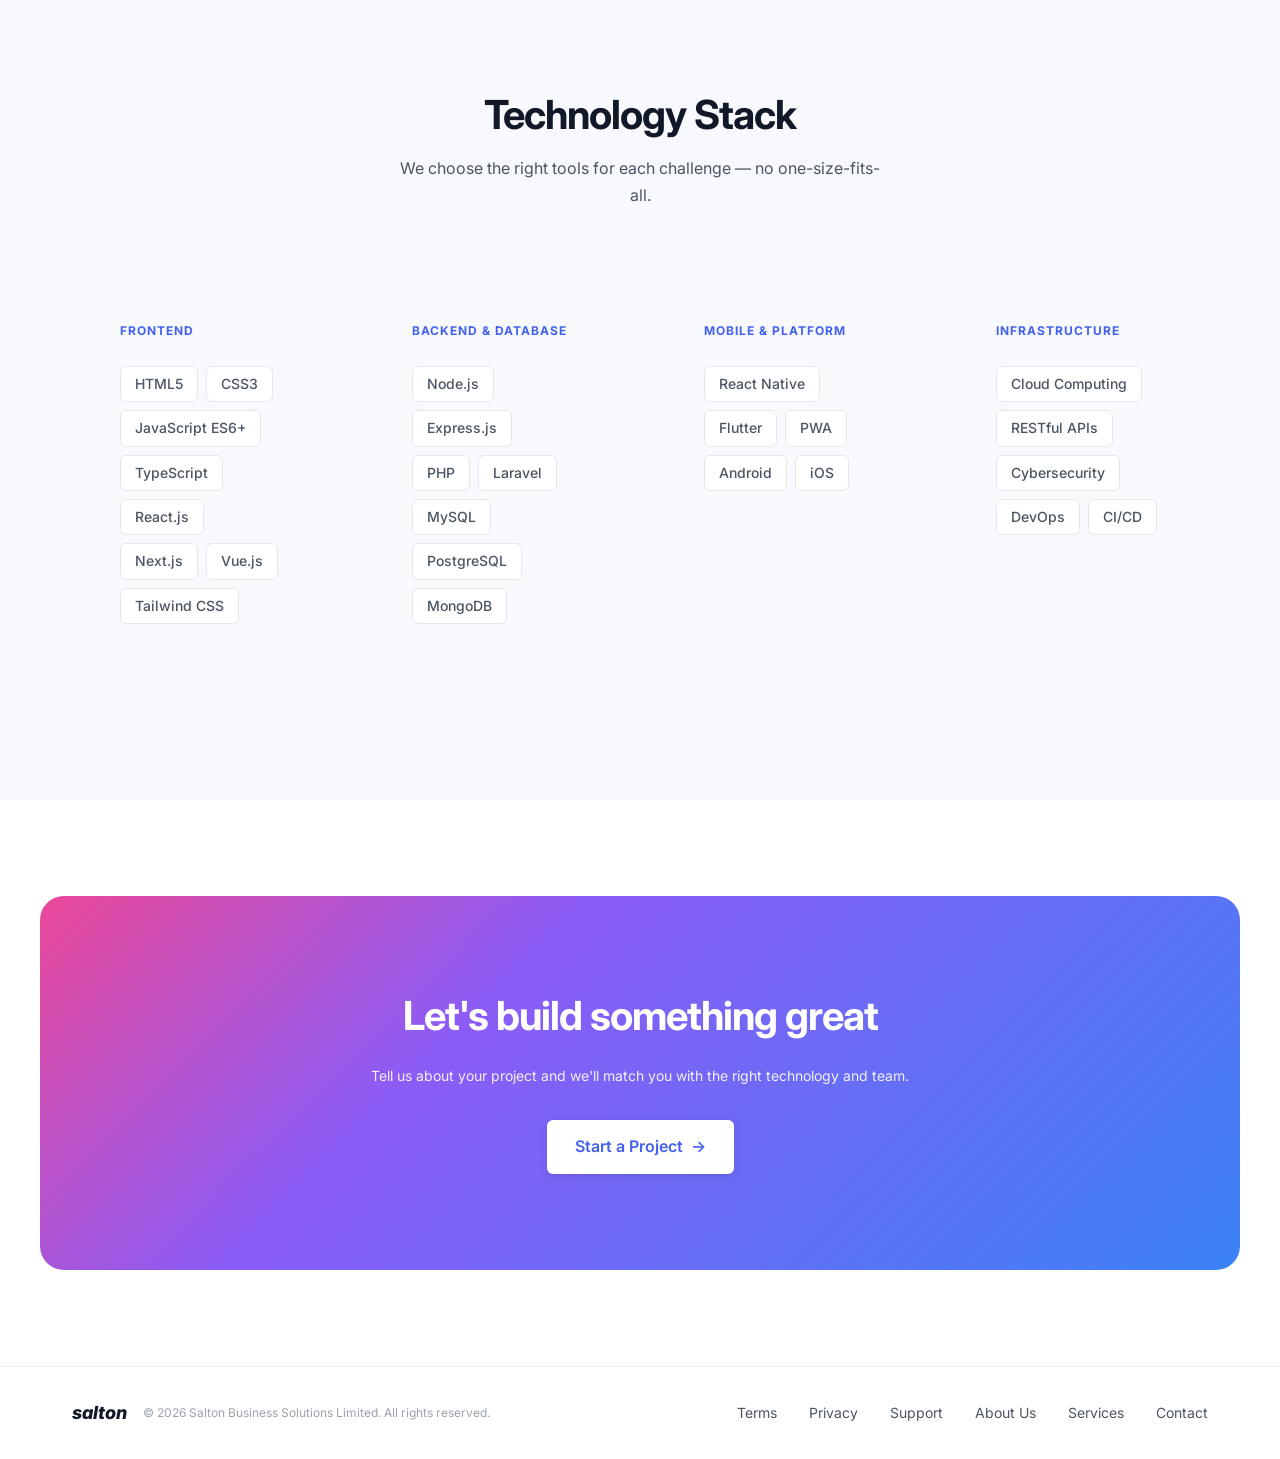
<file: pages/services.html>
<!DOCTYPE html>
<html lang="en">
<head>
  <meta charset="UTF-8">
  <meta name="viewport" content="width=device-width, initial-scale=1.0">
  <meta name="google-site-verification" content="mUiMe5w-wtAqsZAC4kfNXqFWb1TpF6FV17ntokNRqkk" />
  <meta name="description" content="Salton Business Solutions Limited — Comprehensive development services with cutting-edge technology stack for frontend, backend, mobile, AI, and cloud.">
  <title>Services — Salton Business Solutions Limited</title>
  <link rel="preconnect" href="https://fonts.googleapis.com">
  <link rel="preconnect" href="https://fonts.gstatic.com" crossorigin>
  <link href="https://fonts.googleapis.com/css2?family=Inter:wght@400;500;600;700;800&display=swap" rel="stylesheet">
  <link rel="stylesheet" href="../css/styles.css">
</head>
<body>

  <!-- ═══ NAVIGATION ═══ -->
  <nav class="nav" id="main-nav">
    <div class="nav__inner">
      <a href="../index.html" class="nav__logo">salton</a>

      <div class="nav__links" id="nav-links">
        <a href="solutions.html" class="nav__link">Solutions</a>
        <a href="services.html" class="nav__link">Services</a>
        <a href="about.html" class="nav__link">About Us</a>
        <a href="contact.html" class="nav__link">Contact Us</a>
      </div>

      <div class="nav__actions">
        <a href="contact.html" class="nav__cta">Get in Touch <span>→</span></a>
      </div>

      <button class="nav__hamburger" id="nav-hamburger" aria-label="Toggle navigation menu" aria-expanded="false">
        <span></span>
        <span></span>
        <span></span>
      </button>
    </div>
  </nav>


  <!-- ═══ PAGE HEADER ═══ -->
  <header class="page-header">
    <div class="container">
      <h1>Services</h1>
      <p>
        End-to-end digital delivery — from concept to deployment. We build complete digital ecosystems using the industry's best tools.
      </p>
    </div>
  </header>


  <!-- ═══ SERVICE CARDS ═══ -->
  <section class="section">
    <div class="container">
      <div class="card-grid">

        <div class="card">
          <div class="card__icon">🖥</div>
          <h3 class="card__title">Application Development</h3>
          <p class="card__desc">
            Custom web, native, and hybrid mobile applications (iOS & Android) designed with user-centric interfaces, modern architecture, and high performance.
          </p>
          <div class="card__tags">
            <span class="tag">React.js</span>
            <span class="tag">Next.js</span>
            <span class="tag">Vue.js</span>
            <span class="tag">React Native</span>
            <span class="tag">Flutter</span>
            <span class="tag">PWA</span>
            <span class="tag">HTML5/CSS3</span>
            <span class="tag">TypeScript</span>
          </div>
        </div>

        <div class="card">
          <div class="card__icon">☁️</div>
          <h3 class="card__title">Cloud Services</h3>
          <p class="card__desc">
            Comprehensive cloud solutions including design, secure hosting, migration, management, and consulting for AWS, Microsoft Azure, and Google Cloud.
          </p>
          <div class="card__tags">
            <span class="tag">AWS</span>
            <span class="tag">Azure</span>
            <span class="tag">GCP</span>
            <span class="tag">Cloud Migration</span>
            <span class="tag">DevOps</span>
            <span class="tag">CI/CD</span>
          </div>
        </div>

        <div class="card">
          <div class="card__icon">🛡</div>
          <h3 class="card__title">IT Managed Services</h3>
          <p class="card__desc">
            End-to-end IT infrastructure management, secure database services (SQL & NoSQL), cybersecurity best practices, and constant technical support.
          </p>
          <div class="card__tags">
            <span class="tag">MySQL</span>
            <span class="tag">PostgreSQL</span>
            <span class="tag">MongoDB</span>
            <span class="tag">Cybersecurity</span>
            <span class="tag">API Integration</span>
            <span class="tag">Database Admin</span>
          </div>
        </div>

        <div class="card">
          <div class="card__icon">🧠</div>
          <h3 class="card__title">AI & Automation</h3>
          <p class="card__desc">
            Intelligent systems powered by AI, machine learning, data analytics, and workflow automation to drive business efficiency and decisions.
          </p>
          <div class="card__tags">
            <span class="tag">AI</span>
            <span class="tag">Machine Learning</span>
            <span class="tag">Data Analytics</span>
            <span class="tag">Process Automation</span>
          </div>
        </div>

        <div class="card">
          <div class="card__icon">💼</div>
          <h3 class="card__title">Business Consulting & Marketing</h3>
          <p class="card__desc">
            Strategic technology advisory, agile project management, growth marketing, social media campaigns, and complete digital marketing strategies.
          </p>
          <div class="card__tags">
            <span class="tag">Consulting</span>
            <span class="tag">Agile PM</span>
            <span class="tag">Growth Marketing</span>
            <span class="tag">SEO/SEM</span>
            <span class="tag">Email Campaigns</span>
          </div>
        </div>

      </div>
    </div>
  </section>


  <!-- ═══ TECH STACK ═══ -->
  <section class="section" style="background: var(--color-bg-soft);">
    <div class="container">
      <div style="text-align: center; margin-bottom: var(--space-3xl);">
        <h2>Technology Stack</h2>
        <p style="max-width: 500px; margin: var(--space-md) auto 0;">We choose the right tools for each challenge — no one-size-fits-all.</p>
      </div>

      <div class="tech-stack">

        <div class="tech-group">
          <p class="tech-group__title">Frontend</p>
          <div class="tech-group__items">
            <span class="tech-badge">HTML5</span>
            <span class="tech-badge">CSS3</span>
            <span class="tech-badge">JavaScript ES6+</span>
            <span class="tech-badge">TypeScript</span>
            <span class="tech-badge">React.js</span>
            <span class="tech-badge">Next.js</span>
            <span class="tech-badge">Vue.js</span>
            <span class="tech-badge">Tailwind CSS</span>
          </div>
        </div>

        <div class="tech-group">
          <p class="tech-group__title">Backend & Database</p>
          <div class="tech-group__items">
            <span class="tech-badge">Node.js</span>
            <span class="tech-badge">Express.js</span>
            <span class="tech-badge">PHP</span>
            <span class="tech-badge">Laravel</span>
            <span class="tech-badge">MySQL</span>
            <span class="tech-badge">PostgreSQL</span>
            <span class="tech-badge">MongoDB</span>
          </div>
        </div>

        <div class="tech-group">
          <p class="tech-group__title">Mobile & Platform</p>
          <div class="tech-group__items">
            <span class="tech-badge">React Native</span>
            <span class="tech-badge">Flutter</span>
            <span class="tech-badge">PWA</span>
            <span class="tech-badge">Android</span>
            <span class="tech-badge">iOS</span>
          </div>
        </div>

        <div class="tech-group">
          <p class="tech-group__title">Infrastructure</p>
          <div class="tech-group__items">
            <span class="tech-badge">Cloud Computing</span>
            <span class="tech-badge">RESTful APIs</span>
            <span class="tech-badge">Cybersecurity</span>
            <span class="tech-badge">DevOps</span>
            <span class="tech-badge">CI/CD</span>
          </div>
        </div>

      </div>
    </div>
  </section>


  <!-- ═══ CTA BANNER ═══ -->
  <section class="cta-banner">
    <div class="cta-banner__card">
      <h2>Let's build something great</h2>
      <p>
        Tell us about your project and we'll match you with the right technology and team.
      </p>
      <a href="contact.html" class="btn btn--white btn--lg">Start a Project <span class="btn-arrow">→</span></a>
    </div>
  </section>


  <!-- ═══ FOOTER ═══ -->
  <footer class="footer">
    <div class="container">
      <div class="footer__inner">
        <div class="footer__left">
          <span class="footer__logo">salton</span>
          <span class="footer__copy">&copy; 2026 Salton Business Solutions Limited. All rights reserved.</span>
        </div>
        <div class="footer__links">
          <a href="#" class="footer__link">Terms</a>
          <a href="#" class="footer__link">Privacy</a>
          <a href="contact.html" class="footer__link">Support</a>
          <a href="about.html" class="footer__link">About Us</a>
          <a href="services.html" class="footer__link">Services</a>
          <a href="contact.html" class="footer__link">Contact</a>
        </div>
      </div>
    </div>
  </footer>

  <script src="../js/main.js"></script>
</body>
</html>
</file>
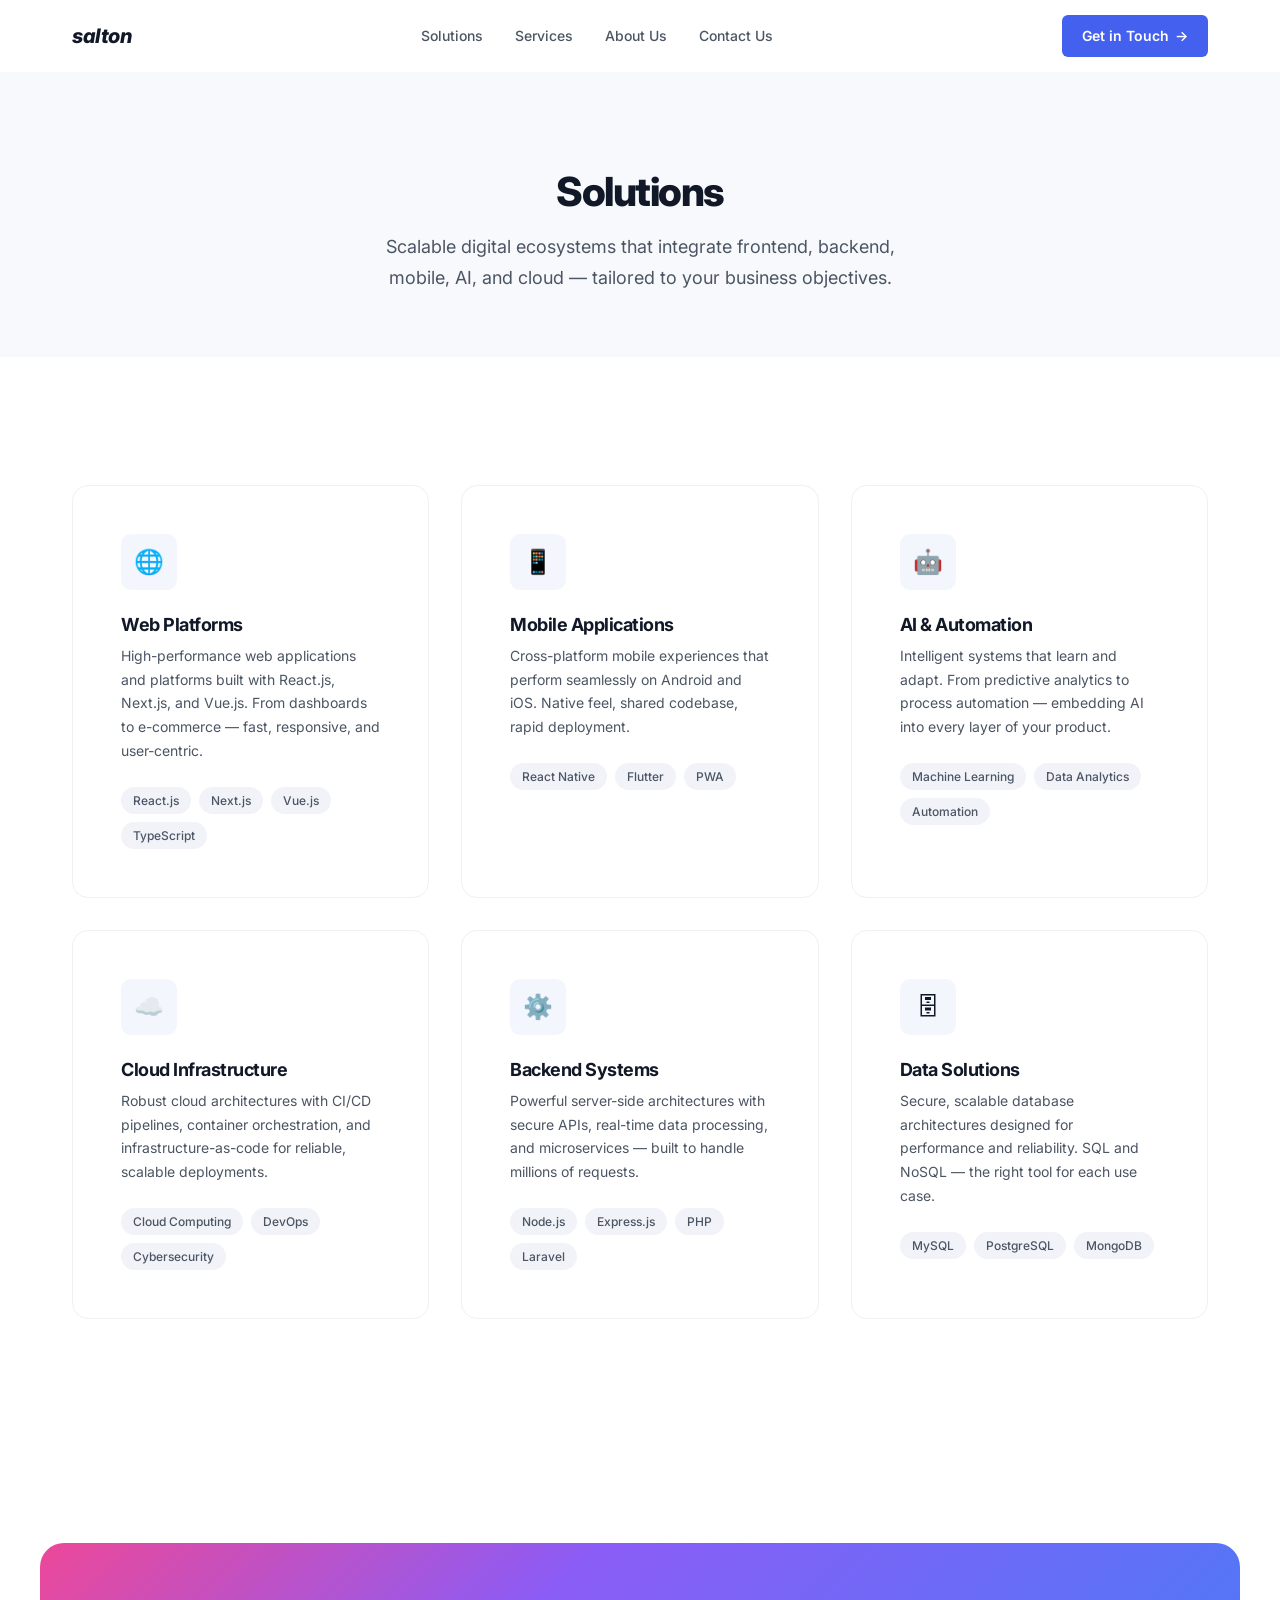
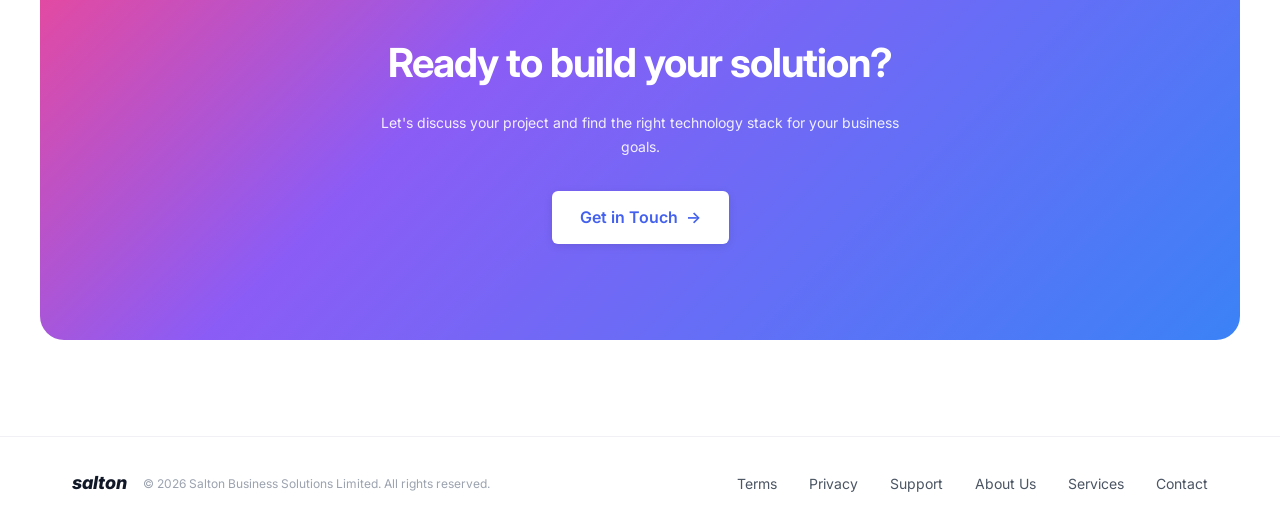
<file: pages/solutions.html>
<!DOCTYPE html>
<html lang="en">
<head>
  <meta charset="UTF-8">
  <meta name="viewport" content="width=device-width, initial-scale=1.0">
  <meta name="google-site-verification" content="mUiMe5w-wtAqsZAC4kfNXqFWb1TpF6FV17ntokNRqkk" />
  <meta name="description" content="Salton Business Solutions Limited — Scalable digital solutions powered by modern technology. Cloud services, app development, AI, and managed IT.">
  <title>Solutions — Salton Business Solutions Limited</title>
  <link rel="preconnect" href="https://fonts.googleapis.com">
  <link rel="preconnect" href="https://fonts.gstatic.com" crossorigin>
  <link href="https://fonts.googleapis.com/css2?family=Inter:wght@400;500;600;700;800&display=swap" rel="stylesheet">
  <link rel="stylesheet" href="../css/styles.css">
</head>
<body>

  <!-- ═══ NAVIGATION ═══ -->
  <nav class="nav" id="main-nav">
    <div class="nav__inner">
      <a href="../index.html" class="nav__logo">salton</a>

      <div class="nav__links" id="nav-links">
        <a href="solutions.html" class="nav__link">Solutions</a>
        <a href="services.html" class="nav__link">Services</a>
        <a href="about.html" class="nav__link">About Us</a>
        <a href="contact.html" class="nav__link">Contact Us</a>
      </div>

      <div class="nav__actions">
        <a href="contact.html" class="nav__cta">Get in Touch <span>→</span></a>
      </div>

      <button class="nav__hamburger" id="nav-hamburger" aria-label="Toggle navigation menu" aria-expanded="false">
        <span></span>
        <span></span>
        <span></span>
      </button>
    </div>
  </nav>


  <!-- ═══ PAGE HEADER ═══ -->
  <header class="page-header">
    <div class="container">
      <h1>Solutions</h1>
      <p>
        Scalable digital ecosystems that integrate frontend, backend, mobile, AI, and cloud — tailored to your business objectives.
      </p>
    </div>
  </header>


  <!-- ═══ SOLUTIONS GRID ═══ -->
  <section class="section">
    <div class="container">
      <div class="card-grid">

        <div class="card">
          <div class="card__icon">🌐</div>
          <h3 class="card__title">Web Platforms</h3>
          <p class="card__desc">
            High-performance web applications and platforms built with React.js, Next.js, and Vue.js. From dashboards to e-commerce — fast, responsive, and user-centric.
          </p>
          <div class="card__tags">
            <span class="tag">React.js</span>
            <span class="tag">Next.js</span>
            <span class="tag">Vue.js</span>
            <span class="tag">TypeScript</span>
          </div>
        </div>

        <div class="card">
          <div class="card__icon">📱</div>
          <h3 class="card__title">Mobile Applications</h3>
          <p class="card__desc">
            Cross-platform mobile experiences that perform seamlessly on Android and iOS. Native feel, shared codebase, rapid deployment.
          </p>
          <div class="card__tags">
            <span class="tag">React Native</span>
            <span class="tag">Flutter</span>
            <span class="tag">PWA</span>
          </div>
        </div>

        <div class="card">
          <div class="card__icon">🤖</div>
          <h3 class="card__title">AI & Automation</h3>
          <p class="card__desc">
            Intelligent systems that learn and adapt. From predictive analytics to process automation — embedding AI into every layer of your product.
          </p>
          <div class="card__tags">
            <span class="tag">Machine Learning</span>
            <span class="tag">Data Analytics</span>
            <span class="tag">Automation</span>
          </div>
        </div>

        <div class="card">
          <div class="card__icon">☁️</div>
          <h3 class="card__title">Cloud Infrastructure</h3>
          <p class="card__desc">
            Robust cloud architectures with CI/CD pipelines, container orchestration, and infrastructure-as-code for reliable, scalable deployments.
          </p>
          <div class="card__tags">
            <span class="tag">Cloud Computing</span>
            <span class="tag">DevOps</span>
            <span class="tag">Cybersecurity</span>
          </div>
        </div>

        <div class="card">
          <div class="card__icon">⚙️</div>
          <h3 class="card__title">Backend Systems</h3>
          <p class="card__desc">
            Powerful server-side architectures with secure APIs, real-time data processing, and microservices — built to handle millions of requests.
          </p>
          <div class="card__tags">
            <span class="tag">Node.js</span>
            <span class="tag">Express.js</span>
            <span class="tag">PHP</span>
            <span class="tag">Laravel</span>
          </div>
        </div>

        <div class="card">
          <div class="card__icon">🗄</div>
          <h3 class="card__title">Data Solutions</h3>
          <p class="card__desc">
            Secure, scalable database architectures designed for performance and reliability. SQL and NoSQL — the right tool for each use case.
          </p>
          <div class="card__tags">
            <span class="tag">MySQL</span>
            <span class="tag">PostgreSQL</span>
            <span class="tag">MongoDB</span>
          </div>
        </div>

      </div>
    </div>
  </section>


  <!-- ═══ CTA BANNER ═══ -->
  <section class="cta-banner">
    <div class="cta-banner__card">
      <h2>Ready to build your solution?</h2>
      <p>
        Let's discuss your project and find the right technology stack for your business goals.
      </p>
      <a href="contact.html" class="btn btn--white btn--lg">Get in Touch <span class="btn-arrow">→</span></a>
    </div>
  </section>


  <!-- ═══ FOOTER ═══ -->
  <footer class="footer">
    <div class="container">
      <div class="footer__inner">
        <div class="footer__left">
          <span class="footer__logo">salton</span>
          <span class="footer__copy">&copy; 2026 Salton Business Solutions Limited. All rights reserved.</span>
        </div>
        <div class="footer__links">
          <a href="#" class="footer__link">Terms</a>
          <a href="#" class="footer__link">Privacy</a>
          <a href="contact.html" class="footer__link">Support</a>
          <a href="about.html" class="footer__link">About Us</a>
          <a href="services.html" class="footer__link">Services</a>
          <a href="contact.html" class="footer__link">Contact</a>
        </div>
      </div>
    </div>
  </footer>

  <script src="../js/main.js"></script>
</body>
</html>
</file>
<file: css/styles.css>
/* ═══════════════════════════════════════════════════════
   SALTON BUSINESS SOLUTIONS — Design System
   Clean, white, professional SaaS-style design
   Adapted from Magnifico reference
   ═══════════════════════════════════════════════════════ */

/* ─── CUSTOM PROPERTIES ─────────────────────────────── */
:root {
  /* Primary palette */
  --color-primary: #4361EE;
  --color-primary-dark: #3651D4;
  --color-primary-light: #6580FF;
  --color-primary-bg: rgba(67, 97, 238, 0.06);

  /* Neutrals */
  --color-white: #FFFFFF;
  --color-bg: #FFFFFF;
  --color-bg-soft: #F8F9FC;
  --color-bg-muted: #F1F3F9;
  --color-border: #E5E7EB;
  --color-border-light: #F0F0F5;

  /* Text */
  --color-text-primary: #111827;
  --color-text-secondary: #4B5563;
  --color-text-muted: #9CA3AF;

  /* Accent gradients */
  --gradient-cta: linear-gradient(135deg, #EC4899 0%, #8B5CF6 35%, #3B82F6 100%);
  --gradient-banner: linear-gradient(135deg, #5B4A9E 0%, #7C6BC4 50%, #9B7FD4 100%);
  --gradient-primary: linear-gradient(135deg, #4361EE 0%, #6580FF 100%);

  /* Typography */
  --font-family: 'Inter', -apple-system, BlinkMacSystemFont, 'Segoe UI', sans-serif;
  --font-size-xs: 0.75rem;
  --font-size-sm: 0.875rem;
  --font-size-base: 1rem;
  --font-size-lg: 1.125rem;
  --font-size-xl: 1.25rem;
  --font-size-2xl: 1.5rem;
  --font-size-3xl: 2rem;
  --font-size-4xl: 2.5rem;
  --font-size-5xl: 3.25rem;

  /* Spacing */
  --space-xs: 0.25rem;
  --space-sm: 0.5rem;
  --space-md: 1rem;
  --space-lg: 1.5rem;
  --space-xl: 2rem;
  --space-2xl: 3rem;
  --space-3xl: 4rem;
  --space-4xl: 6rem;
  --space-5xl: 8rem;

  /* Layout */
  --max-width: 1200px;
  --nav-height: 72px;

  /* Radius */
  --radius-sm: 6px;
  --radius-md: 10px;
  --radius-lg: 16px;
  --radius-xl: 24px;
  --radius-full: 100px;

  /* Shadows */
  --shadow-sm: 0 1px 3px rgba(0, 0, 0, 0.06);
  --shadow-md: 0 4px 12px rgba(0, 0, 0, 0.08);
  --shadow-lg: 0 8px 30px rgba(0, 0, 0, 0.1);
  --shadow-xl: 0 12px 40px rgba(0, 0, 0, 0.12);

  /* Transitions */
  --transition-fast: 150ms ease;
  --transition-base: 250ms ease;
  --transition-slow: 400ms ease;
}


/* ─── RESET & BASE ──────────────────────────────────── */
*, *::before, *::after {
  margin: 0;
  padding: 0;
  box-sizing: border-box;
}

html {
  scroll-behavior: smooth;
  -webkit-text-size-adjust: 100%;
}

body {
  font-family: var(--font-family);
  font-size: var(--font-size-base);
  line-height: 1.6;
  color: var(--color-text-primary);
  background: var(--color-bg);
  overflow-x: hidden;
  -webkit-font-smoothing: antialiased;
  -moz-osx-font-smoothing: grayscale;
}

img {
  max-width: 100%;
  height: auto;
  display: block;
}

a {
  color: inherit;
  text-decoration: none;
}

ul, ol {
  list-style: none;
}

button {
  font-family: inherit;
  cursor: pointer;
  border: none;
  background: none;
}

input {
  font-family: inherit;
  border: none;
  outline: none;
}


/* ─── TYPOGRAPHY ────────────────────────────────────── */
h1, h2, h3, h4, h5, h6 {
  line-height: 1.2;
  font-weight: 700;
  color: var(--color-text-primary);
}

h1 {
  font-size: var(--font-size-5xl);
  font-weight: 800;
  letter-spacing: -1.5px;
}

h2 {
  font-size: var(--font-size-4xl);
  letter-spacing: -1px;
}

h3 {
  font-size: var(--font-size-3xl);
  letter-spacing: -0.5px;
}

p {
  color: var(--color-text-secondary);
  line-height: 1.7;
}

.text-link {
  color: var(--color-primary);
  font-weight: 600;
  font-size: var(--font-size-sm);
  display: inline-flex;
  align-items: center;
  gap: 6px;
  transition: gap var(--transition-base);
}

.text-link:hover {
  gap: 10px;
}

.text-link::after {
  content: '→';
  font-size: 1.1em;
}


/* ─── LAYOUT ────────────────────────────────────────── */
.container {
  max-width: var(--max-width);
  margin: 0 auto;
  padding: 0 var(--space-xl);
}

.section {
  padding: var(--space-5xl) 0;
}

.section--compact {
  padding: var(--space-4xl) 0;
}

.two-col {
  display: grid;
  grid-template-columns: 1fr 1fr;
  gap: var(--space-3xl);
  align-items: center;
}

.two-col--reverse {
  direction: rtl;
}

.two-col--reverse > * {
  direction: ltr;
}


/* ─── BUTTONS ───────────────────────────────────────── */
.btn {
  display: inline-flex;
  align-items: center;
  justify-content: center;
  gap: 8px;
  padding: 12px 24px;
  border-radius: var(--radius-sm);
  font-size: var(--font-size-sm);
  font-weight: 600;
  cursor: pointer;
  transition: all var(--transition-base);
  white-space: nowrap;
  border: none;
  text-decoration: none;
}

.btn--primary {
  background: var(--color-primary);
  color: var(--color-white);
  box-shadow: 0 2px 8px rgba(67, 97, 238, 0.3);
}

.btn--primary:hover {
  background: var(--color-primary-dark);
  box-shadow: 0 4px 16px rgba(67, 97, 238, 0.4);
  transform: translateY(-1px);
}

.btn--primary .btn-arrow {
  transition: transform var(--transition-base);
}

.btn--primary:hover .btn-arrow {
  transform: translateX(3px);
}

.btn--outline {
  background: transparent;
  color: var(--color-text-primary);
  border: 1.5px solid var(--color-border);
}

.btn--outline:hover {
  border-color: var(--color-primary);
  color: var(--color-primary);
}

.btn--outline.active {
  background: var(--color-text-primary);
  color: var(--color-white);
  border-color: var(--color-text-primary);
}

.btn--white {
  background: var(--color-white);
  color: var(--color-primary);
  box-shadow: 0 2px 8px rgba(0, 0, 0, 0.1);
}

.btn--white:hover {
  box-shadow: 0 4px 16px rgba(0, 0, 0, 0.15);
  transform: translateY(-1px);
}

.btn--ghost-white {
  background: transparent;
  color: var(--color-white);
  border: 1.5px solid rgba(255, 255, 255, 0.4);
}

.btn--ghost-white:hover {
  background: rgba(255, 255, 255, 0.1);
  border-color: rgba(255, 255, 255, 0.7);
}

.btn--lg {
  padding: 14px 28px;
  font-size: var(--font-size-base);
}


/* ─── NAVIGATION ────────────────────────────────────── */
.nav {
  position: fixed;
  top: 0;
  left: 0;
  right: 0;
  z-index: 1000;
  height: var(--nav-height);
  display: flex;
  align-items: center;
  background: rgba(255, 255, 255, 0.98);
  transition: box-shadow var(--transition-base);
}

.nav.scrolled {
  box-shadow: 0 1px 0 var(--color-border);
}

.nav__inner {
  display: flex;
  align-items: center;
  justify-content: space-between;
  width: 100%;
  max-width: var(--max-width);
  margin: 0 auto;
  padding: 0 var(--space-xl);
}

.nav__logo {
  font-size: var(--font-size-xl);
  font-weight: 800;
  color: var(--color-text-primary);
  letter-spacing: -0.5px;
  text-decoration: none;
  font-style: italic;
}

.nav__links {
  display: flex;
  align-items: center;
  gap: var(--space-xl);
}

.nav__link {
  font-size: var(--font-size-sm);
  font-weight: 500;
  color: var(--color-text-secondary);
  display: flex;
  align-items: center;
  gap: 4px;
  transition: color var(--transition-fast);
  position: relative;
}

.nav__link:hover {
  color: var(--color-text-primary);
}

/* Chevron for dropdown nav items */
.nav__link--dropdown::after {
  content: '';
  width: 8px;
  height: 8px;
  border-right: 1.5px solid currentColor;
  border-bottom: 1.5px solid currentColor;
  transform: rotate(45deg) translateY(-2px);
  transition: transform var(--transition-fast);
}

.nav__link--dropdown:hover::after {
  transform: rotate(45deg) translateY(0);
}

.nav__actions {
  display: flex;
  align-items: center;
  gap: var(--space-lg);
}

.nav__login {
  font-size: var(--font-size-sm);
  font-weight: 600;
  color: var(--color-primary);
  transition: color var(--transition-fast);
}

.nav__login:hover {
  color: var(--color-primary-dark);
}

.nav__cta {
  padding: 10px 20px;
  border-radius: var(--radius-sm);
  background: var(--color-primary);
  color: var(--color-white);
  font-size: var(--font-size-sm);
  font-weight: 600;
  display: inline-flex;
  align-items: center;
  gap: 6px;
  transition: all var(--transition-base);
}

.nav__cta:hover {
  background: var(--color-primary-dark);
  box-shadow: 0 4px 12px rgba(67, 97, 238, 0.3);
  transform: translateY(-1px);
}

/* Mobile menu toggle */
.nav__hamburger {
  display: none;
  flex-direction: column;
  gap: 5px;
  padding: 4px;
  cursor: pointer;
  background: none;
  border: none;
}

.nav__hamburger span {
  width: 22px;
  height: 2px;
  background: var(--color-text-primary);
  border-radius: 2px;
  transition: all var(--transition-base);
}

.nav__hamburger.active span:nth-child(1) {
  transform: rotate(45deg) translate(5px, 5px);
}

.nav__hamburger.active span:nth-child(2) {
  opacity: 0;
}

.nav__hamburger.active span:nth-child(3) {
  transform: rotate(-45deg) translate(5px, -5px);
}


/* ─── HERO SECTION ──────────────────────────────────── */
.hero {
  padding-top: calc(var(--nav-height) + var(--space-4xl));
  padding-bottom: var(--space-4xl);
}

.hero__grid {
  display: grid;
  grid-template-columns: 1fr 1.15fr;
  gap: var(--space-3xl);
  align-items: center;
}

.hero__content {
  max-width: 480px;
}

.hero__title {
  font-size: clamp(2.2rem, 4.5vw, var(--font-size-5xl));
  font-weight: 800;
  line-height: 1.1;
  margin-bottom: var(--space-lg);
  letter-spacing: -1.5px;
}

.hero__subtitle {
  font-size: var(--font-size-sm);
  color: var(--color-text-secondary);
  margin-bottom: var(--space-xl);
  line-height: 1.7;
}

.hero__form {
  display: flex;
  gap: 0;
  margin-bottom: var(--space-xl);
}

.hero__input-wrap {
  flex: 1;
  display: flex;
  align-items: center;
  gap: 10px;
  padding: 12px 16px;
  border: 1.5px solid var(--color-border);
  border-radius: var(--radius-sm) 0 0 var(--radius-sm);
  border-right: none;
  background: var(--color-white);
}

.hero__input-wrap svg {
  width: 18px;
  height: 18px;
  color: var(--color-text-muted);
  flex-shrink: 0;
}

.hero__input-wrap input {
  width: 100%;
  font-size: var(--font-size-sm);
  color: var(--color-text-primary);
  background: transparent;
}

.hero__input-wrap input::placeholder {
  color: var(--color-text-muted);
}

.hero__form .btn {
  border-radius: 0 var(--radius-sm) var(--radius-sm) 0;
  padding-left: 20px;
  padding-right: 20px;
}

/* Partner logos row */
.hero__partners {
  display: flex;
  align-items: center;
  gap: var(--space-lg);
  flex-wrap: wrap;
}

.partner-logo {
  display: flex;
  align-items: center;
  gap: 6px;
  font-size: var(--font-size-xs);
  font-weight: 700;
  color: var(--color-text-muted);
  letter-spacing: 0.5px;
  text-transform: uppercase;
}

.partner-logo svg {
  width: 16px;
  height: 16px;
}

/* Browser mockup frame */
.browser-mockup {
  background: var(--color-white);
  border-radius: var(--radius-lg);
  box-shadow: var(--shadow-xl);
  overflow: hidden;
  border: 1px solid var(--color-border-light);
}

.browser-mockup__bar {
  display: flex;
  align-items: center;
  gap: 8px;
  padding: 14px 16px;
  background: var(--color-bg-soft);
  border-bottom: 1px solid var(--color-border-light);
}

.browser-mockup__dots {
  display: flex;
  gap: 6px;
}

.browser-mockup__dot {
  width: 10px;
  height: 10px;
  border-radius: 50%;
}

.browser-mockup__dot--red { background: #FF6058; }
.browser-mockup__dot--yellow { background: #FFBD2E; }
.browser-mockup__dot--green { background: #27CA40; }

.browser-mockup__url {
  flex: 1;
  display: flex;
  align-items: center;
  justify-content: center;
  gap: 6px;
  padding: 6px 12px;
  background: var(--color-white);
  border-radius: var(--radius-sm);
  font-size: var(--font-size-xs);
  color: var(--color-text-muted);
}

.browser-mockup__nav-arrows {
  display: flex;
  gap: 4px;
  margin-left: auto;
}

.browser-mockup__nav-arrow {
  width: 24px;
  height: 24px;
  border-radius: 50%;
  background: var(--color-bg-muted);
  display: flex;
  align-items: center;
  justify-content: center;
  font-size: 12px;
  color: var(--color-text-muted);
}

.browser-mockup__body {
  position: relative;
  overflow: hidden;
}

.browser-mockup__body img {
  width: 100%;
  height: 100%;
  object-fit: cover;
  display: block;
}


/* ─── ENJOY TIME SECTION ────────────────────────────── */
.enjoy {
  padding: var(--space-5xl) 0;
}

.enjoy__grid {
  display: grid;
  grid-template-columns: 1fr 1fr;
  gap: var(--space-4xl);
  align-items: center;
}

.enjoy__photos {
  display: grid;
  grid-template-columns: 1fr 1fr;
  grid-template-rows: auto auto;
  gap: var(--space-md);
  position: relative;
}

.enjoy__photo {
  border-radius: var(--radius-lg);
  overflow: hidden;
  position: relative;
}

.enjoy__photo img {
  width: 100%;
  height: 100%;
  object-fit: cover;
}

.enjoy__photo--tall {
  grid-row: span 2;
  min-height: 380px;
}

.enjoy__photo--short {
  min-height: 180px;
}

/* Decorative elements around the photo grid */
.enjoy__photos::before {
  content: '✦';
  position: absolute;
  top: -20px;
  left: -30px;
  font-size: 14px;
  color: var(--color-primary);
  opacity: 0.6;
}

.enjoy__photos::after {
  content: '+';
  position: absolute;
  bottom: 40px;
  left: -25px;
  font-size: 18px;
  color: var(--color-primary);
  opacity: 0.4;
  font-weight: 300;
}

.enjoy__decor-dot {
  position: absolute;
  width: 6px;
  height: 6px;
  border-radius: 50%;
  background: var(--color-primary);
}

.enjoy__content h2 {
  font-size: clamp(1.8rem, 3.5vw, var(--font-size-4xl));
  margin-bottom: var(--space-lg);
}

.enjoy__content p {
  margin-bottom: var(--space-xl);
  font-size: var(--font-size-sm);
  max-width: 440px;
}


/* ─── TOOLS SECTION ─────────────────────────────────── */
.tools {
  padding: var(--space-5xl) 0;
}

.tools__grid {
  display: grid;
  grid-template-columns: 1fr 1fr;
  gap: var(--space-3xl);
  align-items: center;
}

.tools__content h2 {
  font-size: clamp(1.8rem, 3.5vw, var(--font-size-4xl));
  margin-bottom: var(--space-lg);
}

.tools__content p {
  margin-bottom: var(--space-xl);
  font-size: var(--font-size-sm);
  max-width: 440px;
}

/* Geometric illustration — pentagon radar with floating icons */
.tools__illustration {
  display: flex;
  align-items: center;
  justify-content: center;
  position: relative;
  min-height: 400px;
}

.tools__radar {
  width: 240px;
  height: 240px;
  position: relative;
}

.tools__radar svg {
  width: 100%;
  height: 100%;
}

/* Floating icon bubbles around the radar */
.tools__icon-bubble {
  position: absolute;
  width: 44px;
  height: 44px;
  border-radius: var(--radius-md);
  background: var(--color-white);
  box-shadow: var(--shadow-md);
  display: flex;
  align-items: center;
  justify-content: center;
  font-size: 20px;
  animation: float 4s ease-in-out infinite;
}

.tools__icon-bubble:nth-child(2) { animation-delay: 0.5s; }
.tools__icon-bubble:nth-child(3) { animation-delay: 1s; }
.tools__icon-bubble:nth-child(4) { animation-delay: 1.5s; }
.tools__icon-bubble:nth-child(5) { animation-delay: 2s; }
.tools__icon-bubble:nth-child(6) { animation-delay: 2.5s; }
.tools__icon-bubble:nth-child(7) { animation-delay: 3s; }
.tools__icon-bubble:nth-child(8) { animation-delay: 3.5s; }

@keyframes float {
  0%, 100% { transform: translateY(0); }
  50% { transform: translateY(-8px); }
}


/* ─── BANNER SECTION (Purple gradient) ──────────────── */
.banner {
  padding: 0 var(--space-xl);
}

.banner__card {
  max-width: var(--max-width);
  margin: 0 auto;
  border-radius: var(--radius-xl);
  overflow: hidden;
  background: var(--gradient-banner);
  display: grid;
  grid-template-columns: 0.8fr 1fr;
  min-height: 360px;
}

.banner__image {
  position: relative;
  overflow: hidden;
}

.banner__image img {
  width: 100%;
  height: 100%;
  object-fit: cover;
}

.banner__content {
  padding: var(--space-3xl) var(--space-3xl) var(--space-3xl) var(--space-xl);
  display: flex;
  flex-direction: column;
  justify-content: center;
  color: var(--color-white);
}

.banner__content h2 {
  color: var(--color-white);
  font-size: clamp(1.6rem, 3vw, var(--font-size-3xl));
  margin-bottom: var(--space-lg);
}

.banner__content p {
  color: rgba(255, 255, 255, 0.85);
  font-size: var(--font-size-sm);
  margin-bottom: var(--space-xl);
  max-width: 400px;
}

.banner__content .text-link {
  color: var(--color-white);
}


/* ─── WORKFLOW SECTION ──────────────────────────────── */
.workflow {
  padding: var(--space-5xl) 0;
}

.workflow__grid {
  display: grid;
  grid-template-columns: 1fr 1.15fr;
  gap: var(--space-3xl);
  align-items: center;
}

.workflow__content h2 {
  font-size: clamp(1.8rem, 3.5vw, var(--font-size-4xl));
  margin-bottom: var(--space-xl);
}

.workflow__tabs {
  display: flex;
  gap: var(--space-sm);
  margin-bottom: var(--space-xl);
}

.workflow__tab {
  padding: 10px 24px;
  border-radius: var(--radius-sm);
  font-size: var(--font-size-sm);
  font-weight: 600;
  border: 1.5px solid var(--color-border);
  background: transparent;
  color: var(--color-text-secondary);
  cursor: pointer;
  transition: all var(--transition-base);
}

.workflow__tab:hover {
  border-color: var(--color-text-primary);
  color: var(--color-text-primary);
}

.workflow__tab.active {
  background: var(--color-text-primary);
  color: var(--color-white);
  border-color: var(--color-text-primary);
}

.workflow__content p {
  margin-bottom: var(--space-xl);
  font-size: var(--font-size-sm);
  max-width: 440px;
}


/* ─── CTA GRADIENT SECTION ──────────────────────────── */
.cta-banner {
  padding: 0 var(--space-xl);
  margin-top: var(--space-4xl);
  margin-bottom: var(--space-4xl);
}

.cta-banner__card {
  max-width: var(--max-width);
  margin: 0 auto;
  border-radius: var(--radius-xl);
  background: var(--gradient-cta);
  padding: var(--space-4xl) var(--space-xl);
  text-align: center;
  color: var(--color-white);
}

.cta-banner__card h2 {
  color: var(--color-white);
  font-size: clamp(1.8rem, 3.5vw, var(--font-size-4xl));
  margin-bottom: var(--space-lg);
}

.cta-banner__card p {
  color: rgba(255, 255, 255, 0.9);
  font-size: var(--font-size-sm);
  max-width: 560px;
  margin: 0 auto var(--space-xl);
}


/* ─── FOOTER ────────────────────────────────────────── */
.footer {
  padding: var(--space-xl) 0;
  border-top: 1px solid var(--color-border-light);
}

.footer__inner {
  display: flex;
  align-items: center;
  justify-content: space-between;
  flex-wrap: wrap;
  gap: var(--space-md);
}

.footer__left {
  display: flex;
  align-items: center;
  gap: var(--space-md);
}

.footer__logo {
  font-size: var(--font-size-lg);
  font-weight: 800;
  color: var(--color-text-primary);
  font-style: italic;
}

.footer__copy {
  font-size: var(--font-size-xs);
  color: var(--color-text-muted);
}

.footer__links {
  display: flex;
  align-items: center;
  gap: var(--space-xl);
}

.footer__link {
  font-size: var(--font-size-sm);
  color: var(--color-text-secondary);
  transition: color var(--transition-fast);
}

.footer__link:hover {
  color: var(--color-text-primary);
}


/* ─── PAGE HEADERS (for sub-pages) ──────────────────── */
.page-header {
  padding-top: calc(var(--nav-height) + var(--space-4xl));
  padding-bottom: var(--space-3xl);
  background: var(--color-bg-soft);
  text-align: center;
}

.page-header h1 {
  font-size: clamp(2rem, 4vw, var(--font-size-4xl));
  margin-bottom: var(--space-md);
}

.page-header p {
  max-width: 560px;
  margin: 0 auto;
  font-size: var(--font-size-lg);
}


/* ─── CARDS (for sub-pages) ─────────────────────────── */
.card-grid {
  display: grid;
  grid-template-columns: repeat(auto-fit, minmax(300px, 1fr));
  gap: var(--space-xl);
}

.card {
  background: var(--color-white);
  border: 1px solid var(--color-border-light);
  border-radius: var(--radius-lg);
  padding: var(--space-2xl);
  transition: all var(--transition-base);
}

.card:hover {
  box-shadow: var(--shadow-lg);
  transform: translateY(-4px);
  border-color: var(--color-border);
}

.card__icon {
  width: 56px;
  height: 56px;
  border-radius: var(--radius-md);
  background: var(--color-primary-bg);
  display: flex;
  align-items: center;
  justify-content: center;
  font-size: 24px;
  margin-bottom: var(--space-lg);
}

.card__title {
  font-size: var(--font-size-lg);
  font-weight: 700;
  margin-bottom: var(--space-sm);
}

.card__desc {
  font-size: var(--font-size-sm);
  color: var(--color-text-secondary);
  margin-bottom: var(--space-lg);
}

.card__tags {
  display: flex;
  flex-wrap: wrap;
  gap: var(--space-sm);
}

.tag {
  padding: 4px 12px;
  border-radius: var(--radius-full);
  font-size: var(--font-size-xs);
  font-weight: 500;
  background: var(--color-bg-muted);
  color: var(--color-text-secondary);
}


/* ─── CONTACT FORM (contact page) ───────────────────── */
.contact-form {
  max-width: 640px;
  margin: 0 auto;
}

.form-group {
  margin-bottom: var(--space-lg);
}

.form-group label {
  display: block;
  font-size: var(--font-size-sm);
  font-weight: 600;
  color: var(--color-text-primary);
  margin-bottom: var(--space-sm);
}

.form-group input,
.form-group textarea,
.form-group select {
  width: 100%;
  padding: 12px 16px;
  border: 1.5px solid var(--color-border);
  border-radius: var(--radius-sm);
  font-size: var(--font-size-sm);
  color: var(--color-text-primary);
  background: var(--color-white);
  transition: border-color var(--transition-fast);
}

.form-group input:focus,
.form-group textarea:focus,
.form-group select:focus {
  outline: none;
  border-color: var(--color-primary);
  box-shadow: 0 0 0 3px rgba(67, 97, 238, 0.1);
}

.form-group textarea {
  min-height: 140px;
  resize: vertical;
}

.form-row {
  display: grid;
  grid-template-columns: 1fr 1fr;
  gap: var(--space-lg);
}


/* ─── ABOUT PAGE ────────────────────────────────────── */
.about-values {
  display: grid;
  grid-template-columns: repeat(auto-fit, minmax(240px, 1fr));
  gap: var(--space-xl);
  margin-top: var(--space-2xl);
}

.value-item {
  text-align: center;
  padding: var(--space-xl);
}

.value-item__icon {
  width: 64px;
  height: 64px;
  border-radius: 50%;
  background: var(--color-primary-bg);
  display: flex;
  align-items: center;
  justify-content: center;
  font-size: 28px;
  margin: 0 auto var(--space-md);
}

.value-item__title {
  font-size: var(--font-size-lg);
  font-weight: 700;
  margin-bottom: var(--space-sm);
}

.value-item__desc {
  font-size: var(--font-size-sm);
  color: var(--color-text-secondary);
}


/* ─── TECH STACK SECTION (services page) ────────────── */
.tech-stack {
  display: grid;
  grid-template-columns: repeat(auto-fit, minmax(260px, 1fr));
  gap: var(--space-xl);
}

.tech-group {
  background: var(--color-bg-soft);
  border-radius: var(--radius-lg);
  padding: var(--space-2xl);
}

.tech-group__title {
  font-size: var(--font-size-xs);
  font-weight: 700;
  letter-spacing: 1px;
  text-transform: uppercase;
  color: var(--color-primary);
  margin-bottom: var(--space-lg);
}

.tech-group__items {
  display: flex;
  flex-wrap: wrap;
  gap: var(--space-sm);
}

.tech-badge {
  padding: 6px 14px;
  border-radius: var(--radius-sm);
  font-size: var(--font-size-sm);
  font-weight: 500;
  background: var(--color-white);
  border: 1px solid var(--color-border);
  color: var(--color-text-secondary);
  transition: all var(--transition-fast);
}

.tech-badge:hover {
  border-color: var(--color-primary);
  color: var(--color-primary);
}


/* ─── RESPONSIVE ────────────────────────────────────── */
@media (max-width: 1024px) {
  .hero__grid {
    grid-template-columns: 1fr 1fr;
    gap: var(--space-xl);
  }

  .enjoy__grid {
    gap: var(--space-2xl);
  }

  .banner__card {
    grid-template-columns: 1fr;
  }

  .banner__image {
    max-height: 240px;
  }
}

@media (max-width: 768px) {
  :root {
    --space-4xl: 4rem;
    --space-5xl: 5rem;
  }

  /* Navigation mobile */
  .nav__links {
    position: fixed;
    top: var(--nav-height);
    left: 0;
    right: 0;
    bottom: 0;
    background: var(--color-white);
    flex-direction: column;
    align-items: flex-start;
    padding: var(--space-xl);
    gap: var(--space-lg);
    transform: translateX(100%);
    transition: transform var(--transition-slow);
    border-top: 1px solid var(--color-border);
  }

  .nav__links.open {
    transform: translateX(0);
  }

  .nav__hamburger {
    display: flex;
  }

  .nav__actions {
    gap: var(--space-md);
  }

  .nav__login {
    display: none;
  }

  /* Hero mobile */
  .hero__grid {
    grid-template-columns: 1fr;
    gap: var(--space-2xl);
  }

  .hero__content {
    max-width: 100%;
    text-align: center;
  }

  .hero__form {
    flex-direction: column;
  }

  .hero__input-wrap {
    border-radius: var(--radius-sm);
    border-right: 1.5px solid var(--color-border);
  }

  .hero__form .btn {
    border-radius: var(--radius-sm);
  }

  .hero__partners {
    justify-content: center;
  }

  /* Sections mobile */
  .enjoy__grid,
  .tools__grid,
  .workflow__grid {
    grid-template-columns: 1fr;
    gap: var(--space-2xl);
  }

  .enjoy__photos {
    max-width: 400px;
    margin: 0 auto;
  }

  .enjoy__photo--tall {
    min-height: 260px;
  }

  .tools__illustration {
    min-height: 300px;
  }

  .banner__card {
    grid-template-columns: 1fr;
  }

  .banner__image {
    max-height: 200px;
  }

  .banner__content {
    padding: var(--space-2xl);
  }

  .workflow__tabs {
    flex-wrap: wrap;
  }

  /* Footer mobile */
  .footer__inner {
    flex-direction: column;
    text-align: center;
  }

  .footer__left {
    flex-direction: column;
  }

  .footer__links {
    flex-wrap: wrap;
    justify-content: center;
    gap: var(--space-md);
  }

  /* Sub-page forms */
  .form-row {
    grid-template-columns: 1fr;
  }

  /* Cards */
  .card-grid {
    grid-template-columns: 1fr;
  }
}

@media (max-width: 480px) {
  h1 {
    font-size: 2rem;
  }

  h2 {
    font-size: 1.6rem;
  }

  .container {
    padding: 0 var(--space-md);
  }

  .hero__partners {
    gap: var(--space-md);
  }
}
</file>
